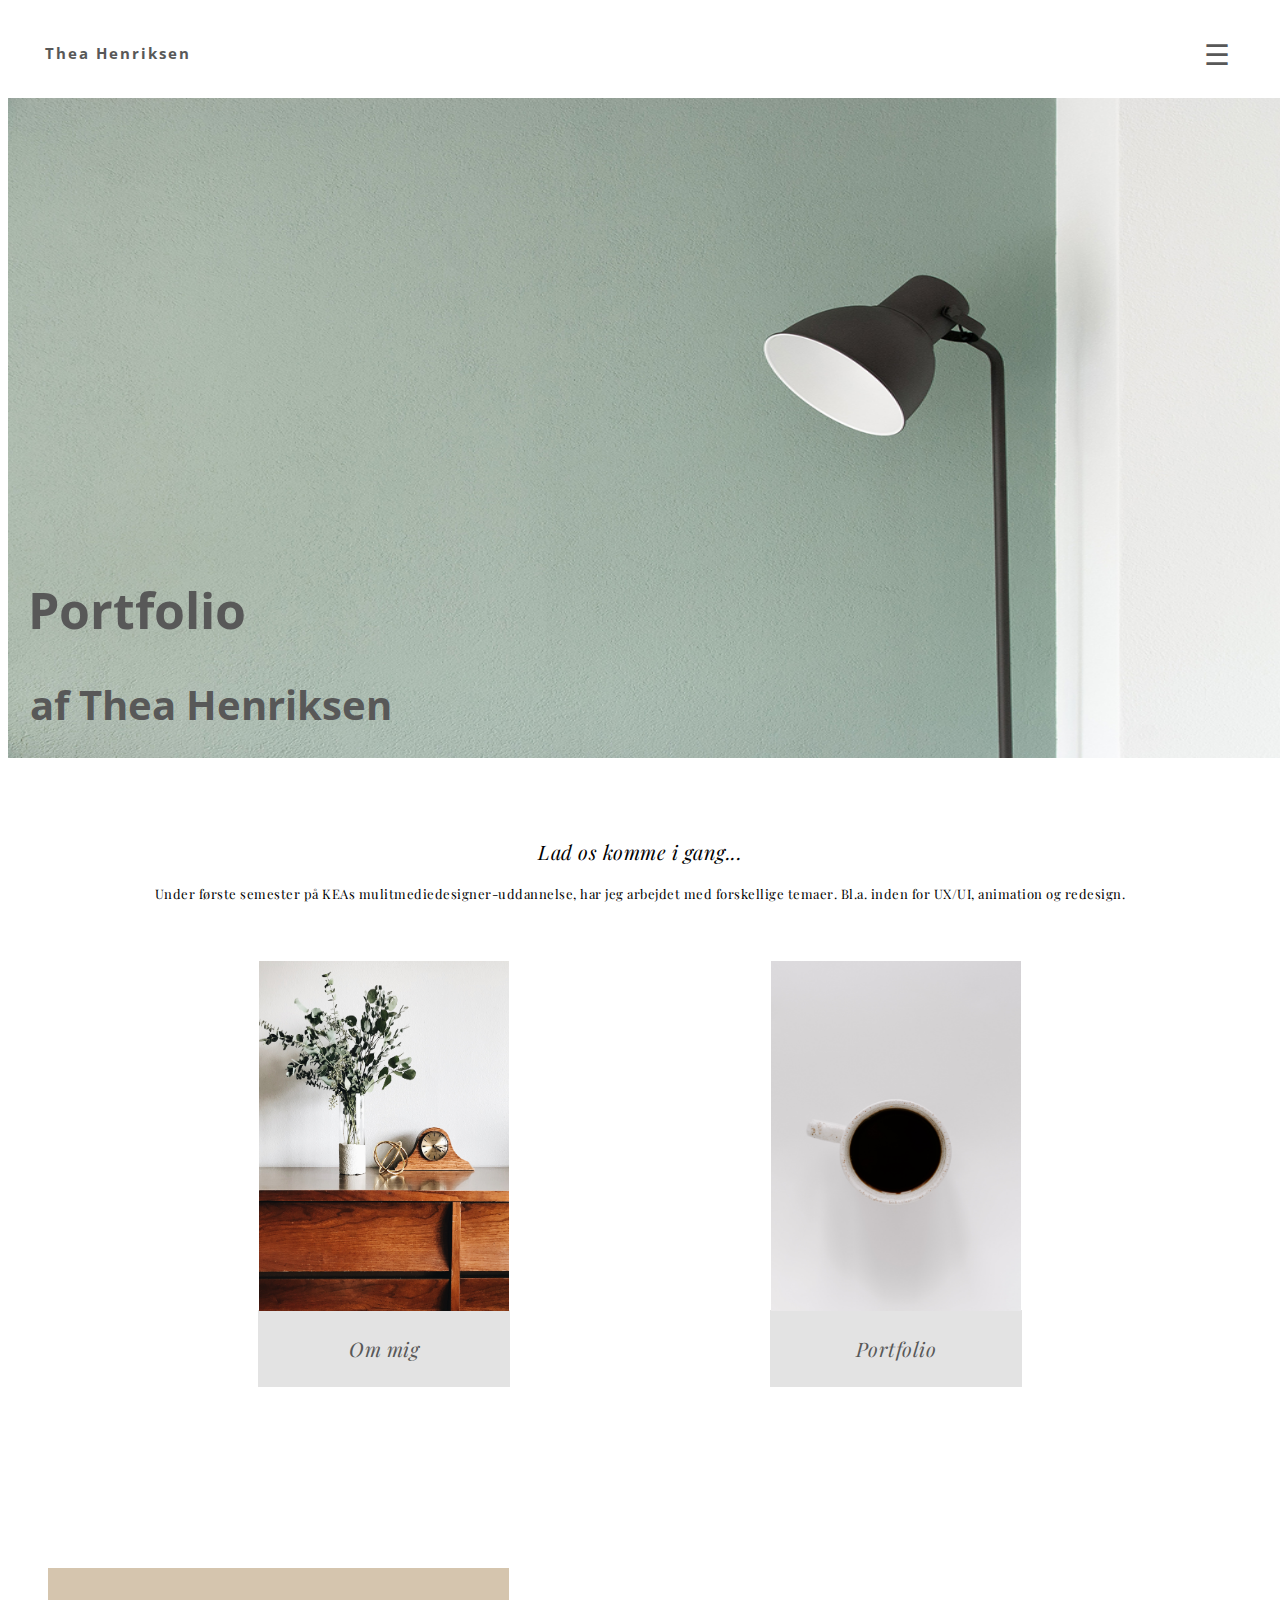
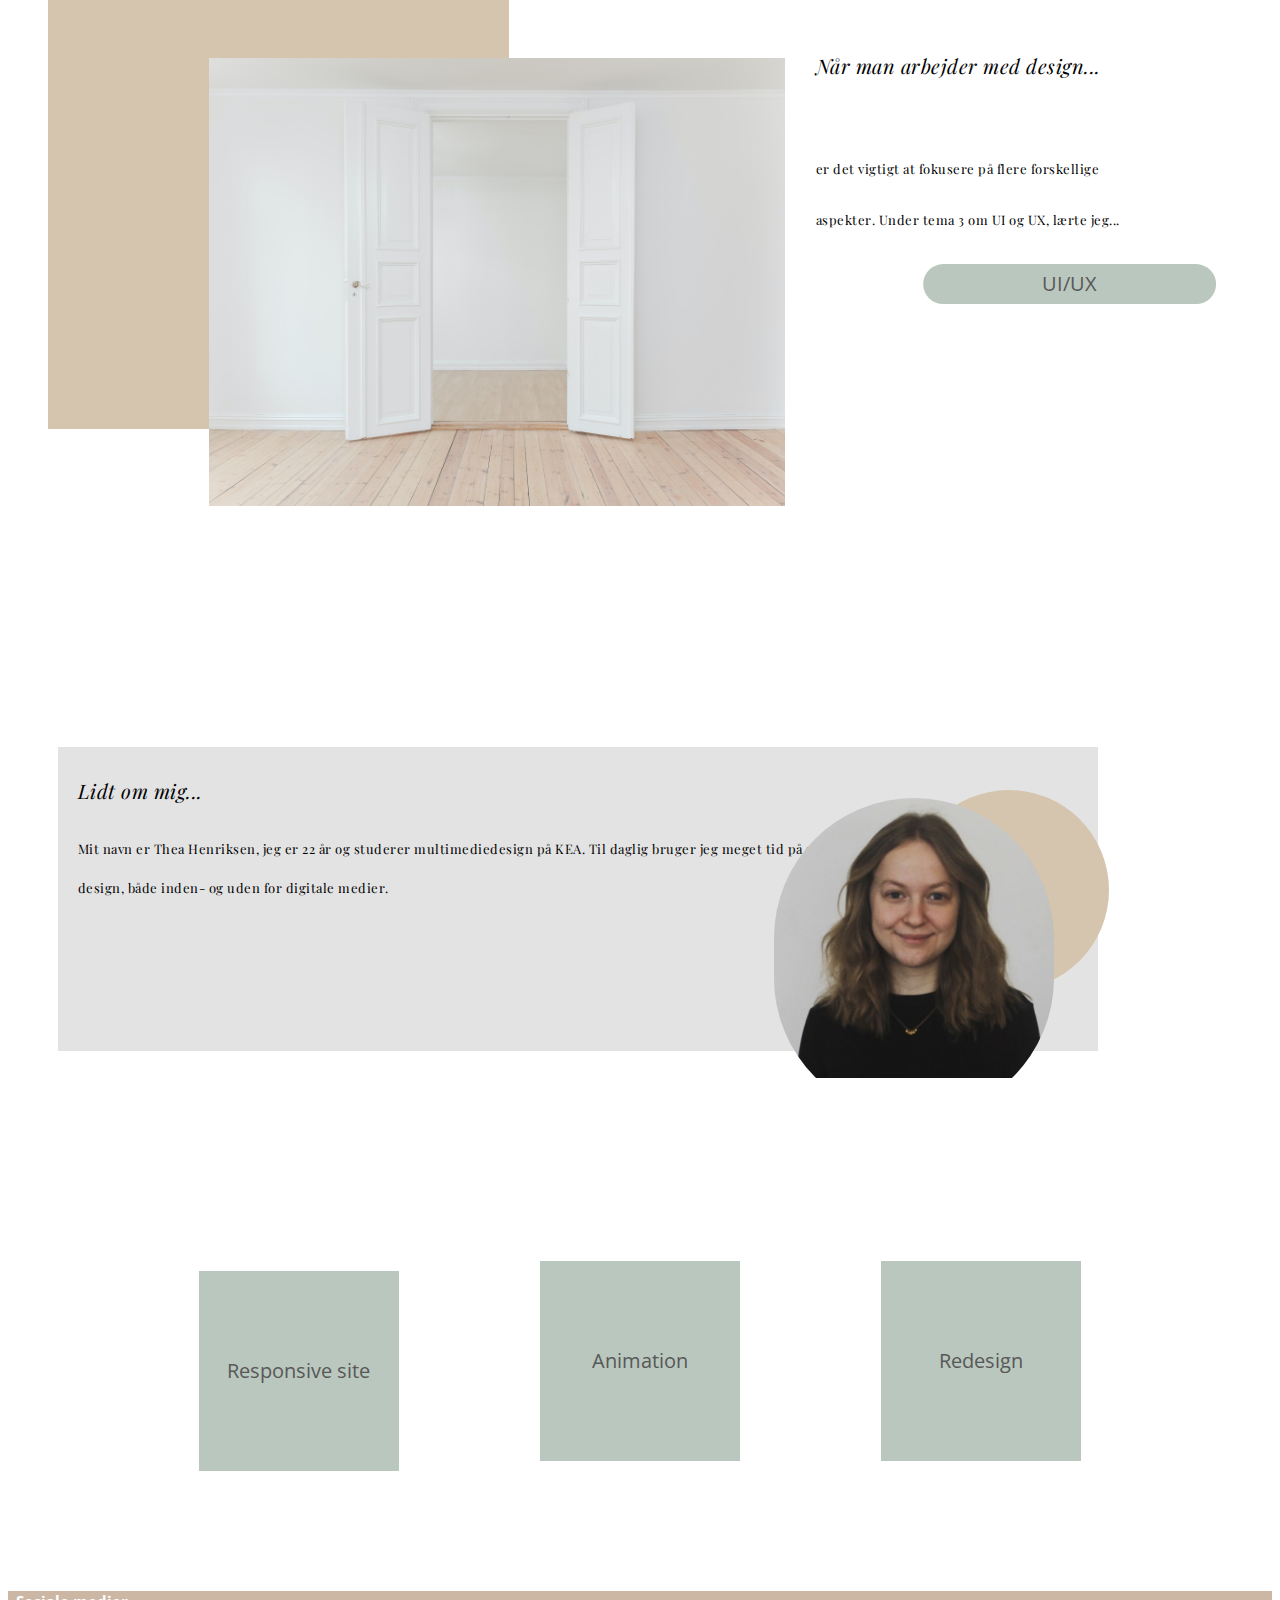
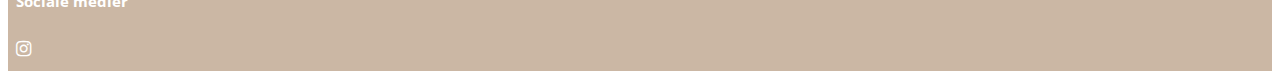
<file: index.html>
<!DOCTYPE html>
<html lang="da">

<head>
    <meta charset="utf-8">
    <meta name="viewport" content="width=device-width, initial-scale=1.0">
    <title>Forside</title>
    <link href="https://fonts.googleapis.com/css2?family=Open+Sans+Condensed:wght@300&display=swap" rel="stylesheet">
    <link href="https://fonts.googleapis.com/css2?family=Playfair+Display&display=swap" rel="stylesheet">
    <link rel="stylesheet" href="https://cdnjs.cloudflare.com/ajax/libs/font-awesome/4.7.0/css/font-awesome.min.css">
    <link rel="stylesheet" href="forside.css">
    <link rel="stylesheet" href="overordnetstyle.css">
    <meta name="robots" content="noindex">
</head>

<body>
    <header class="main_header">
        <nav>
            <div class="logo">
                <a href="index.html">
                    <h3>Thea Henriksen</h3>
                </a>
            </div>
            <ul class="menu">
                <li><a href="index.html">Forside</a></li>
                <li> <a href="ommig.html">Om mig</a></li>
                <li><a href="portfolio.html">Portfolio</a></li>
            </ul>
            <div class="menuknap">☰</div>
        </nav>
    </header>

    <main id="main_wrapper">
        <div class="splash">
            <img id="lampe" src="img/lampesplash.jpg" alt="Grøn væg og sort standerlampe">
            <div class="text">
                <h1>Portfolio</h1>
                <h2>af Thea Henriksen</h2>
            </div>
        </div>

        <section id="section_wrapper">

            <section class="section1">
                <div class="txt">
                    <p>Lad os komme i gang...</p>
                    <p>Under første semester på KEAs mulitmediedesigner-uddannelse, har jeg arbejdet med forskellige temaer. Bl.a. inden for UX/UI, animation og redesign.</p>
                </div>
                <div class="grid">
                    <div class="indhold1">
                        <a href="ommig.html">
                            <div class="billede1">

                                <img height="350" width="250" src="img/pynt.jpg" alt="Kommode med plante, ur og skulptur i guld">
                            </div>
                            <div class="ommig">
                                <p>Om mig</p>
                            </div>
                        </a>
                    </div>
                    <div class="indhold2">
                        <a href="portfolio.html">
                            <div class="billede2">
                                <img height="350" width="250" src="img/kop.jpg" alt="Kop med kaffe">
                            </div>
                            <div class="portfolio">
                                <p>Portfolio</p>
                            </div>
                        </a>
                    </div>

                </div>
            </section>

            <section class="section2">
                <div id="beigefirkant">
                    <img height="200" width="250" src="img/beigefirkant.jpg" alt="Beige firkant (beige er bl.a. farven på papkasser, gammelt papir og mange naturprodukter)">
                </div>
                <div id="uibillede">
                    <img src="img/dor.jpg" alt="ensuite døre i stor hvid lejlighed med trægulv">
                </div>
                <div class="section3">
                    <p>Når man arbejder med design...</p>
                    <p>er det vigtigt at fokusere på flere forskellige aspekter. Under tema 3 om UI og UX, lærte jeg...</p>
                    <div class="uiux">
                        <a href="uiux.html">UI/UX</a>
                    </div>
                </div>
            </section>
            <section class="section4">
                <!--                <div class="billedebox">-->
                <div class="box"></div>
                <div id="mig">
                    <img height="280" width="280" src="img/linkedinbillede.jpg" alt="Billede af mig, hvor jeg har kort bølget hår og sort bluse på, samt en guld halskæde">
                </div>
                <!--                </div>-->
                <div class="textbox">
                    <p>Lidt om mig...</p>
                    <p>Mit navn er Thea Henriksen, jeg er 22 år og studerer multimediedesign på KEA. Til daglig bruger jeg meget tid på studiet, samt øver mig i design, både inden- og uden for digitale medier.</p>
                </div>
            </section>
            <section class="section5">
                <!--                <h3>Tjek også disse ud..</h3>-->
                <div class="mintbox1">
                    <a href="responsivesite.html">Responsive site</a>
                </div>
                <div class="mintbox2">
                    <a href="animation.html">Animation</a>
                </div>
                <div class="mintbox3">
                    <a href="redesign.html">Redesign</a>
                </div>
            </section>
        </section>

    </main>
    <section id="footer_wrapper">
        <footer id="footer">
            <div class="some_wrapper">
                <h5>Sociale medier</h5>
                <!--            <a href="https://www.linkedin.com/in/thea-henriksen-186660181/" class="fab fa-linkedin-in"></a>-->
                <a id="ig" href="https://www.instagram.com/farfarsgemmer/?hl=da" class="fa fa-instagram"></a>
            </div>
        </footer>
    </section>
    <script src="javascript.js"></script>
</body>

</html>
</file>
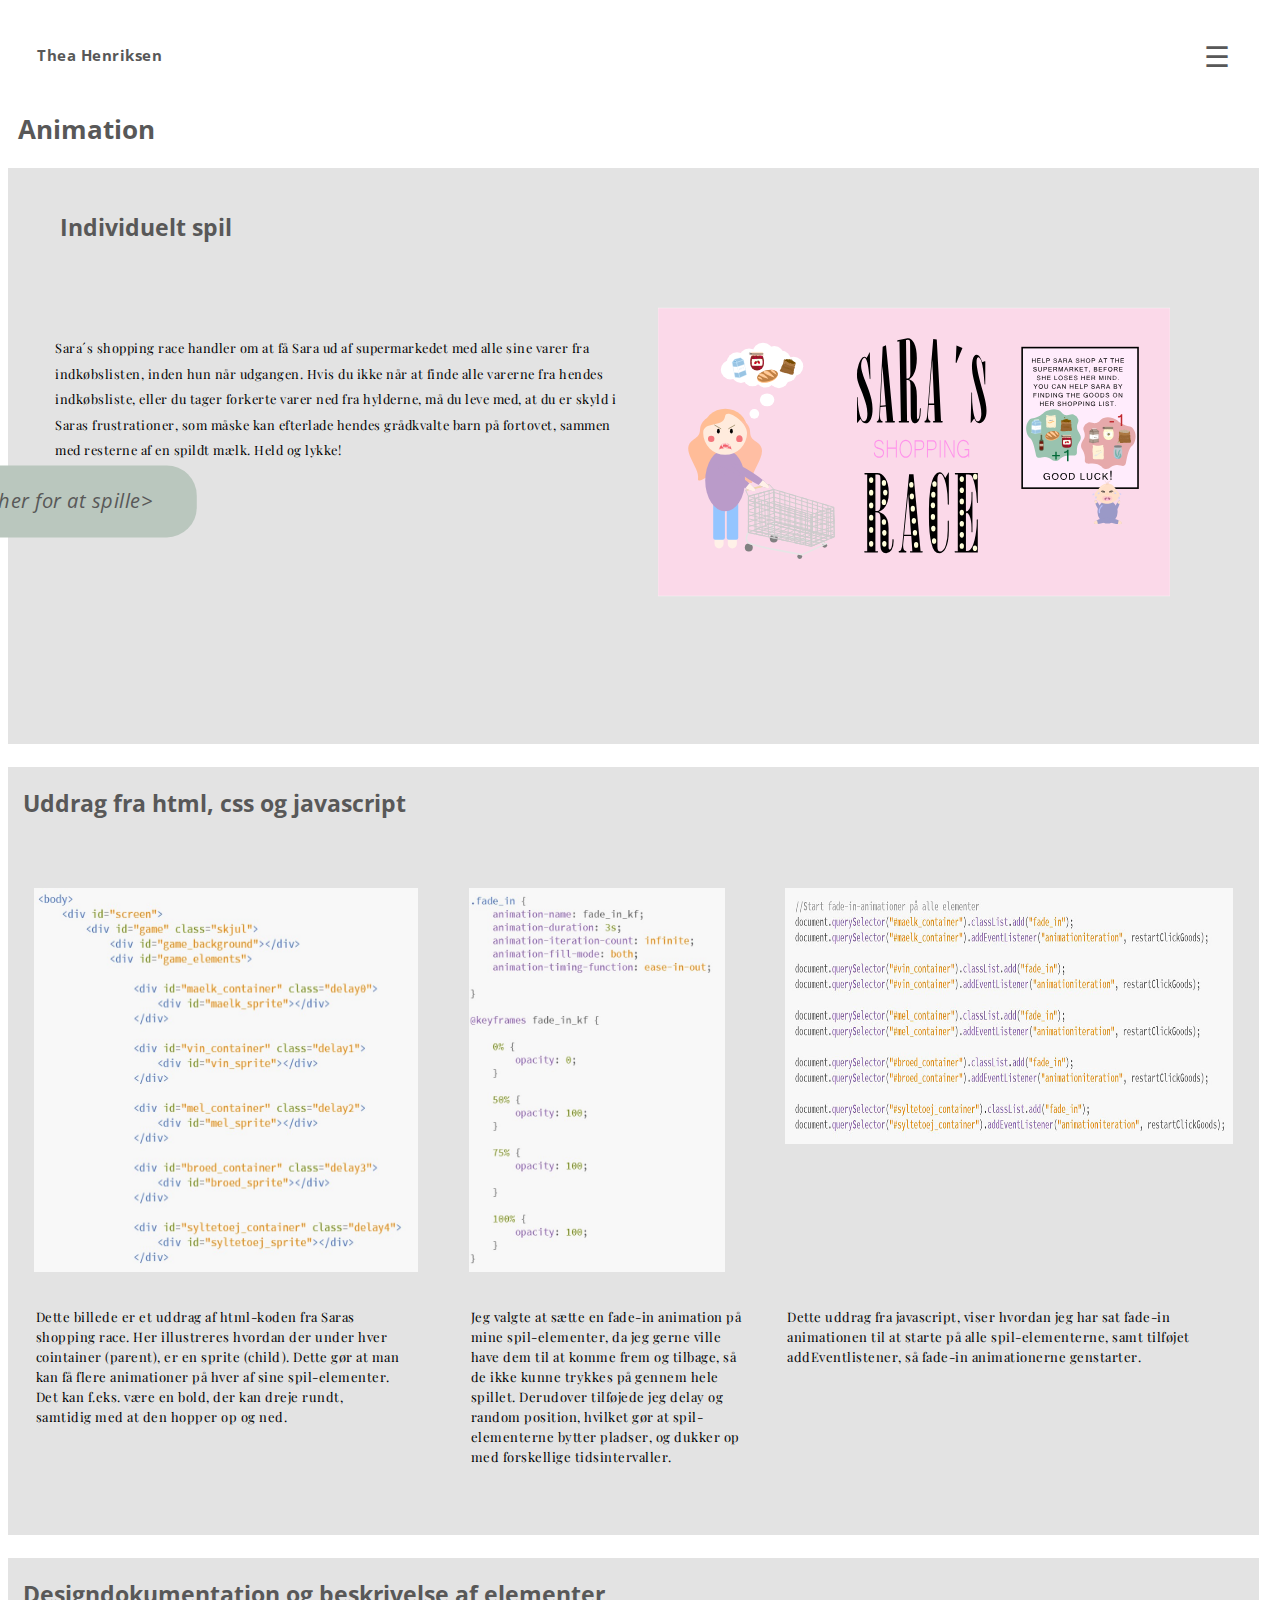
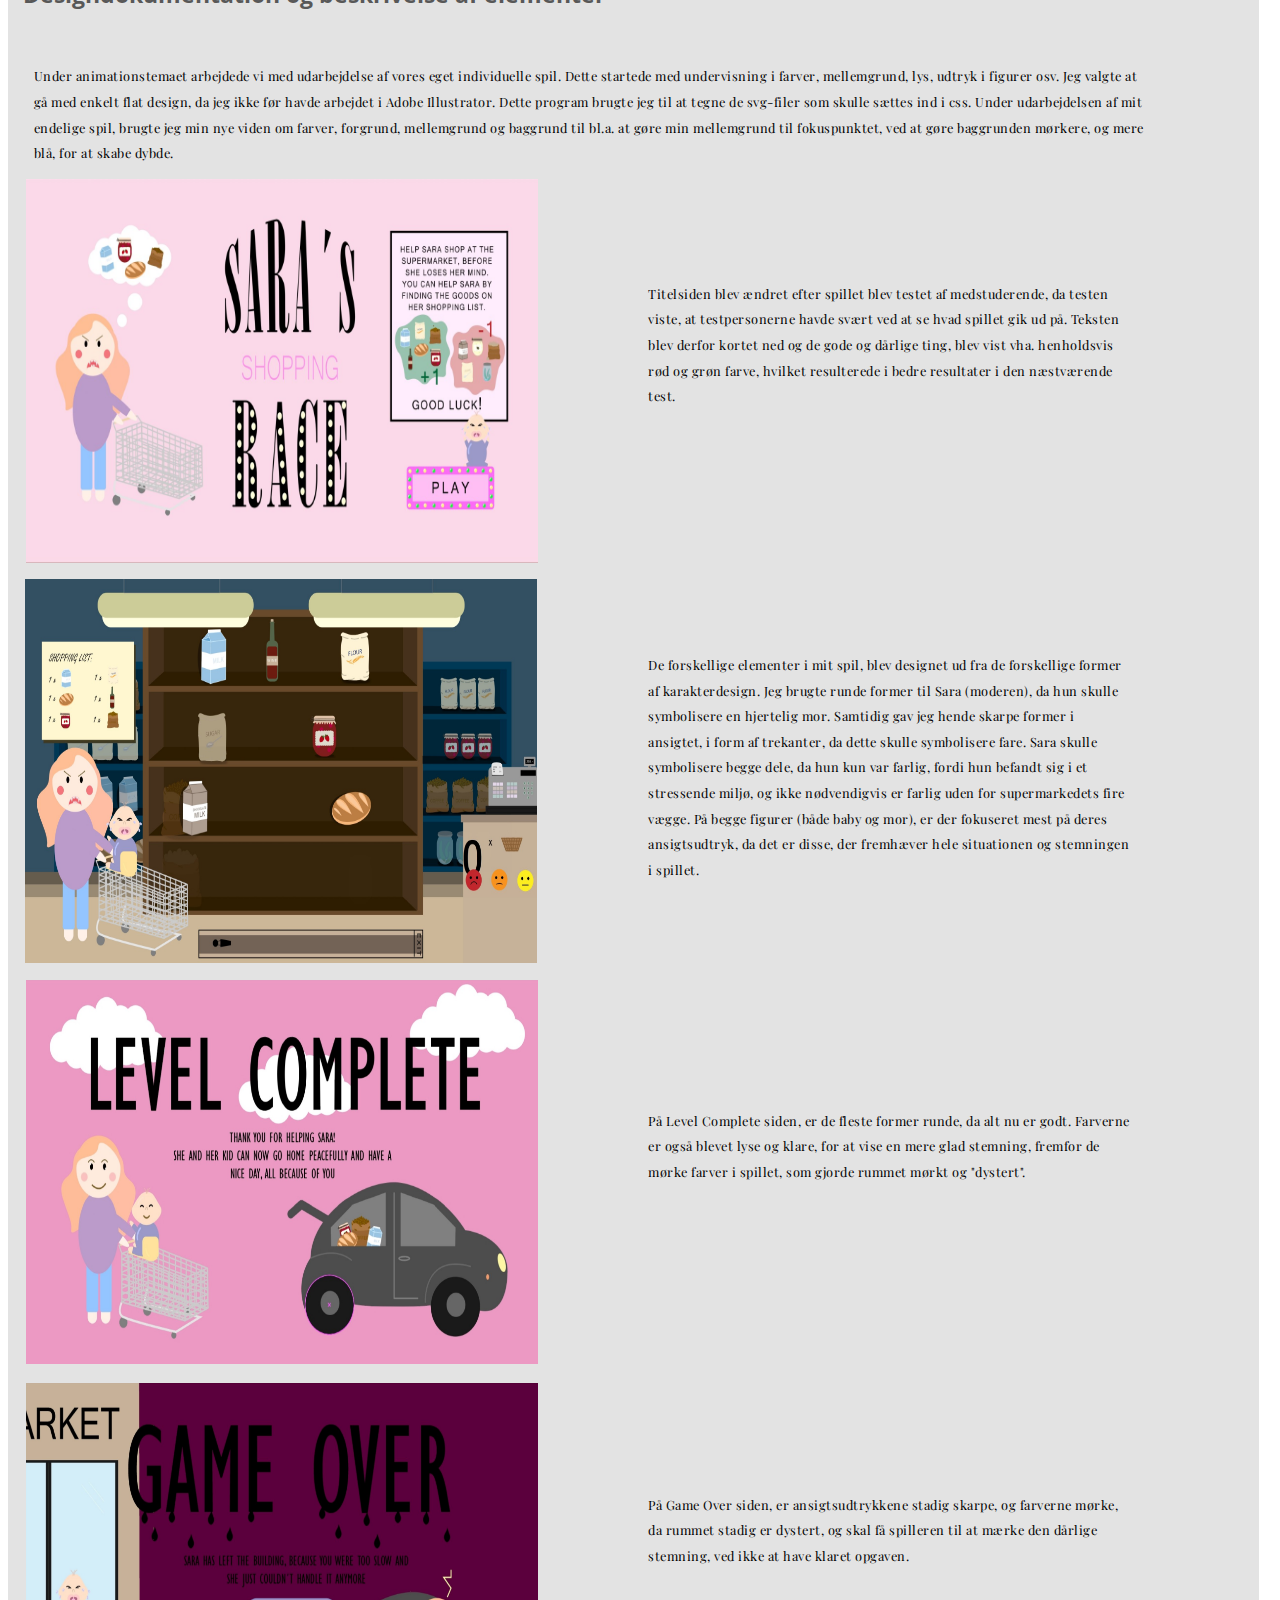
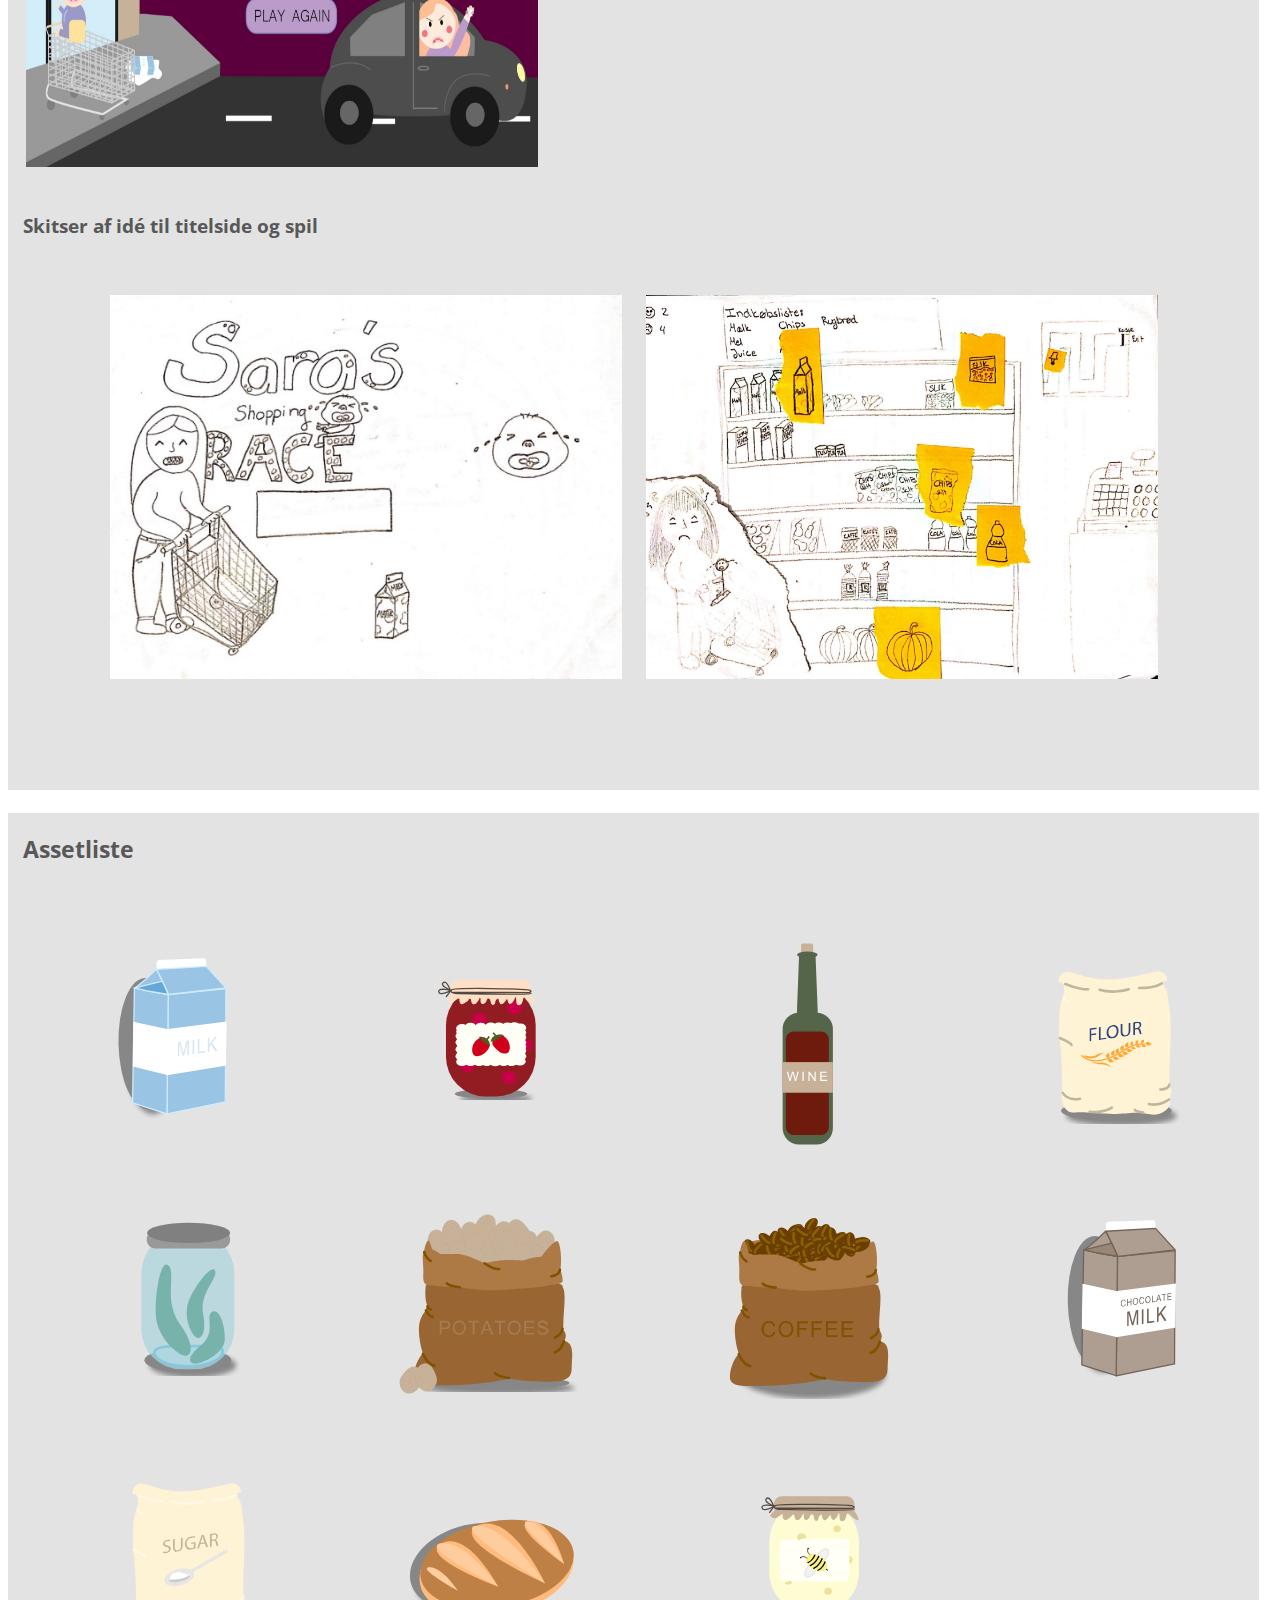
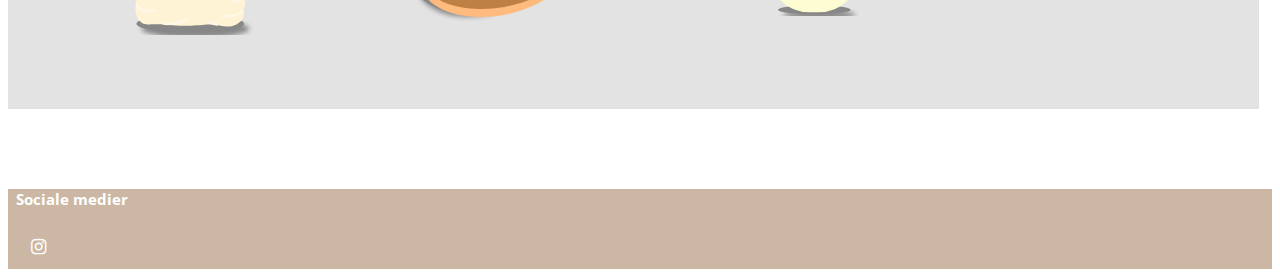
<file: animation.html>
<!DOCTYPE html>
<html lang="da">

<head>
    <meta charset="utf-8">
    <meta name="viewport" content="width=device-width, initial-scale=1.0">
    <title>Animation</title>
    <link href="https://fonts.googleapis.com/css2?family=Open+Sans+Condensed:wght@300&display=swap" rel="stylesheet">
    <link href="https://fonts.googleapis.com/css2?family=Playfair+Display&display=swap" rel="stylesheet">
    <link rel="stylesheet" href="https://cdnjs.cloudflare.com/ajax/libs/font-awesome/4.7.0/css/font-awesome.min.css">
    <link rel="stylesheet" href="animationstyle.css">
    <link rel="stylesheet" href="overordnetstyle.css">
    <meta name="robots" content="noindex">

</head>

<body>
    <header class="main_header">
        <nav>
            <div class="logo">
                <a href="index.html">
                    <h3>Thea Henriksen</h3>
                </a>
            </div>
            <ul class="menu">
                <li><a href="index.html">Forside</a></li>
                <li> <a href="ommig.html">Om mig</a></li>
                <li><a href="portfolio.html">Portfolio</a></li>
            </ul>
            <div class="menuknap">☰</div>
        </nav>
    </header>
    <main>
        <section id="section_wrapper">

            <section class="section1">
                <h2>Animation</h2>
                <div class="box1">
                    <div id="overskriftb1">
                        <h3>Individuelt spil</h3>
                    </div>
                    <div class="spil">
                        <img height="400" width="400" src="img/Titelside.svg" alt="Billede af spillet Sara's shopping race">
                    </div>
                    <div class="pitch">
                        <p>Sara´s shopping race handler om at få Sara ud af supermarkedet med alle
                            sine varer fra indkøbslisten, inden hun når udgangen. Hvis
                            du ikke når at finde alle varerne fra hendes indkøbsliste,
                            eller du tager forkerte varer ned fra hylderne, må du leve
                            med, at du er skyld i Saras frustrationer, som måske kan
                            efterlade hendes grådkvalte barn på fortovet, sammen
                            med resterne af en spildt mælk. Held og lykke!</p>
                        <a id="spilher" href="http://designtree.dk/kea/04_animation/spil/index.html">Tryk her for at spille></a>
                    </div>
                </div>
            </section>
            <section id="section2">
                <div class="box2">
                    <div id="overskriftb2">
                        <h3>Uddrag fra html, css og javascript</h3>
                    </div>
                    <div class="uddrag">
                        <img id="html" height="450" width="400" src="img/uahtml.jpg" alt="Uddrag af html til spil">
                        <div class="htmltext">
                            <p>Dette billede er et uddrag af html-koden fra Saras shopping race. Her illustreres hvordan der under hver cointainer (parent), er en sprite (child). Dette gør at man kan få flere animationer på hver af sine spil-elementer. Det kan f.eks. være en bold, der kan dreje rundt, samtidig med at den hopper op og ned.</p>
                        </div>
                        <img id="css" height="450" width="400" src="img/uacss.jpg" alt="Uddrag af css til spil">
                        <div class="csstext">
                            <p>Jeg valgte at sætte en fade-in animation på mine spil-elementer, da jeg gerne ville have dem til at komme frem og tilbage, så de ikke kunne trykkes på gennem hele spillet. Derudover tilføjede jeg delay og random position, hvilket gør at spil-elementerne bytter pladser, og dukker op med forskellige tidsintervaller.</p>
                        </div>
                        <img id="js" height="450" width="400" src="img/uajs.jpg" alt="Uddrag af javascript til spil">
                        <div class="jstext">
                            <p>Dette uddrag fra javascript, viser hvordan jeg har sat fade-in animationen til at starte på alle spil-elementerne, samt tilføjet addEventlistener, så fade-in animationerne genstarter.</p>
                        </div>
                    </div>
                </div>
            </section>
            <section id="section3">
                <div class="box3">
                    <div id="overskriftb3">
                        <h3>Designdokumentation og beskrivelse af elementer</h3>
                    </div>
                    <div class="dokumentation">
                        <div class="grid1">
                            <div class="dok1">
                                <p>Under animationstemaet arbejdede vi med udarbejdelse af vores eget individuelle spil. Dette startede med undervisning i farver, mellemgrund, lys, udtryk i figurer osv. Jeg valgte at gå med enkelt flat design, da jeg ikke før havde arbejdet i Adobe Illustrator. Dette program brugte jeg til at tegne de svg-filer som skulle sættes ind i css. Under udarbejdelsen af mit endelige spil, brugte jeg min nye viden om farver, forgrund, mellemgrund og baggrund til bl.a. at gøre min mellemgrund til fokuspunktet, ved at gøre baggrunden mørkere, og mere blå, for at skabe dybde.</p>
                            </div>
                            <img id="titelside" height="400" width="400" src="img/ssrts.jpg" alt="Titelside til spil">
                            <div class="dok2">
                                <p>Titelsiden blev ændret efter spillet blev testet af medstuderende, da testen viste, at testpersonerne havde svært ved at se hvad spillet gik ud på. Teksten blev derfor kortet ned og de gode og dårlige ting, blev vist vha. henholdsvis rød og grøn farve, hvilket resulterede i bedre resultater i den næstværende test.</p>
                            </div>
                            <img id="spillet" height="400" width="400" src="img/ssr.jpg" alt="Selve spillet">
                            <div class="dok3">
                                <p>De forskellige elementer i mit spil, blev designet ud fra de forskellige former af karakterdesign. Jeg brugte runde former til Sara (moderen), da hun skulle symbolisere en hjertelig mor. Samtidig gav jeg hende skarpe former i ansigtet, i form af trekanter, da dette skulle symbolisere fare. Sara skulle symbolisere begge dele, da hun kun var farlig, fordi hun befandt sig i et stressende miljø, og ikke nødvendigvis er farlig uden for supermarkedets fire vægge. På begge figurer (både baby og mor), er der fokuseret mest på deres ansigtsudtryk, da det er disse, der fremhæver hele situationen og stemningen i spillet.</p>
                            </div>
                            <img id="lc" height="300" width="400" src="img/ssrlc.jpg" alt="Level Complete side">
                            <div class="dok4">
                                <p>På Level Complete siden, er de fleste former runde, da alt nu er godt. Farverne er også blevet lyse og klare, for at vise en mere glad stemning, fremfor de mørke farver i spillet, som gjorde rummet mørkt og "dystert".</p>
                            </div>
                            <img id="go" height="100" width="300" src="img/ssrgo.jpg" alt="Game Over side">
                            <div class="dok5">
                                <p>På Game Over siden, er ansigtsudtrykkene stadig skarpe, og farverne mørke, da rummet stadig er dystert, og skal få spilleren til at mærke den dårlige stemning, ved ikke at have klaret opgaven.</p>
                            </div>
                        </div>
                        <h4>Skitser af idé til titelside og spil</h4>
                        <img id="tegning1" height="400" width="400" src="img/csassrts.jpg" alt="Tegning af titelside">
                        <img id="tegning2" height="400" width="400" src="img/csassr.jpg" alt="Tegning af spil">
                    </div>
                </div>
            </section>
            <section id="section4">
                <div class="box4">
                    <div id="overskriftb4">
                        <h3>Assetliste</h3>
                    </div>
                    <div class="assetliste">
                        <img id="maelk" height="250" width="250" src="img/maelk.svg" alt="Mælk">
                        <img id="jam" height="250" width="250" src="img/syltetoj.svg" alt="Syltetøj">
                        <img id="vin" height="250" width="250" src="img/rodvin.svg" alt="Rødvin">
                        <img id="mel" height="250" width="250" src="img/mel.svg" alt="Mel">
                        <img id="agurker" height="250" width="250" src="img/syltedeagurker.svg" alt="Agurker">
                        <img id="kartofler" height="250" width="250" src="img/kartofler.svg" alt="Kartofler">
                        <img id="kaffe" height="250" width="250" src="img/kaffe.svg" alt="Kaffe">
                        <img id="kakao" height="250" width="250" src="img/kakao.svg" alt="Kakao">
                        <img id="sukker" height="250" width="250" src="img/sukker.svg" alt="Sukker">
                        <img id="broed" height="250" width="250" src="img/broed.svg" alt="Brød">
                        <img id="honning" height="250" width="250" src="img/honning.svg" alt="Honning">
                    </div>
                </div>
            </section>
        </section>
    </main>
    <section id="footer_wrapper">
        <footer id="footer">
            <div class="some_wrapper">
                <h5>Sociale medier</h5>
                <!--            <a href="https://www.linkedin.com/in/thea-henriksen-186660181/" class="fab fa-linkedin-in"></a>-->
                <a id="ig" href="https://www.instagram.com/farfarsgemmer/?hl=da" class="fa fa-instagram"></a>
            </div>
        </footer>
    </section>
    <script src="javascript.js"></script>
</body>

</html>
</file>
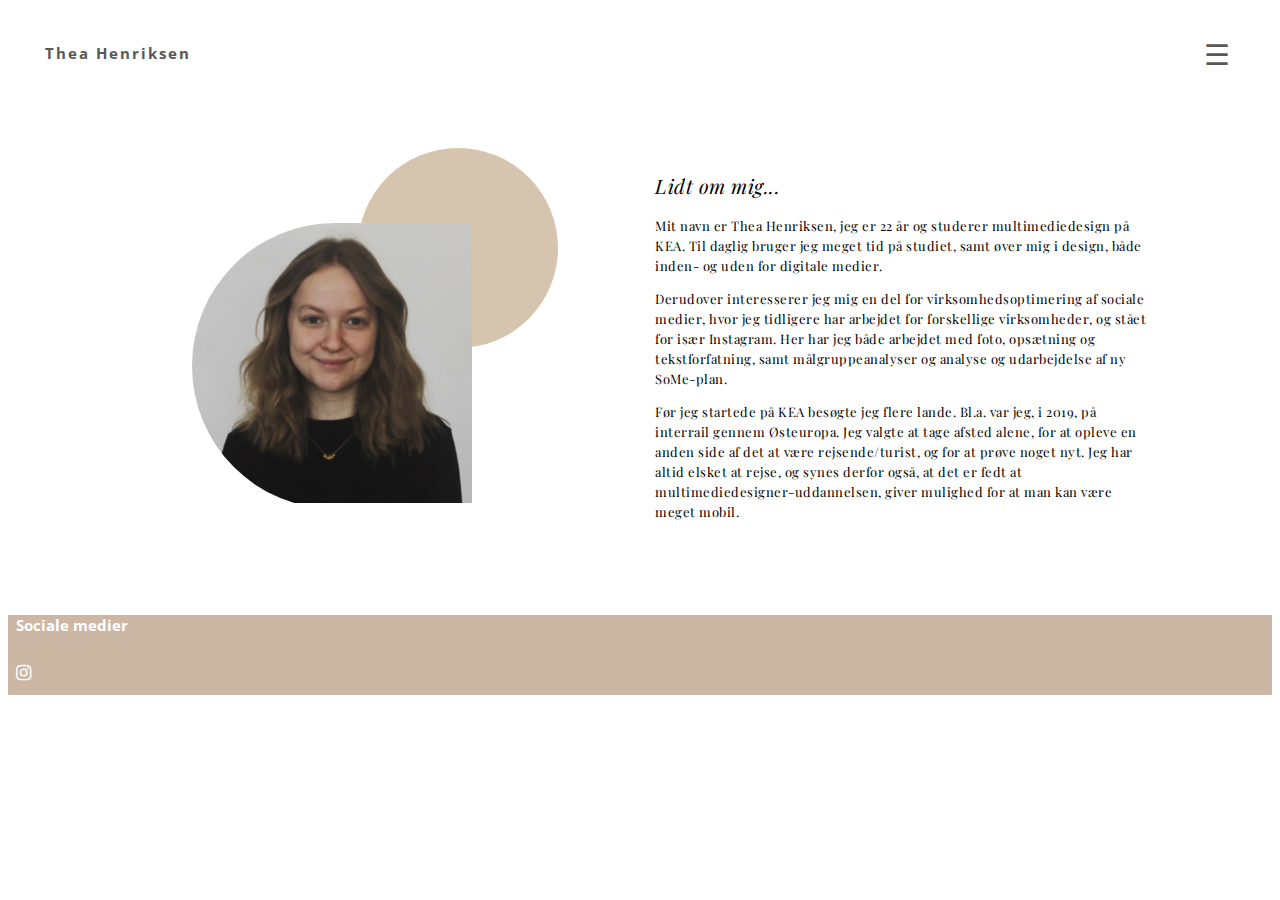
<file: ommig.html>
<!DOCTYPE html>
<html lang="da">

<head>

    <head>
        <meta charset="utf-8">
        <meta name="viewport" content="width=device-width, initial-scale=1.0">
        <title>Om mig</title>
        <link href="https://fonts.googleapis.com/css2?family=Open+Sans+Condensed:wght@300&display=swap" rel="stylesheet">
        <link href="https://fonts.googleapis.com/css2?family=Playfair+Display&display=swap" rel="stylesheet">
        <link rel="stylesheet" href="https://cdnjs.cloudflare.com/ajax/libs/font-awesome/4.7.0/css/font-awesome.min.css">
        <link rel="stylesheet" href="ommigstyle.css">
        <link rel="stylesheet" href="overordnetstyle.css">
        <meta name="robots" content="noindex">
    </head>
</head>

<body>
    <header class="main_header">
        <nav>
            <div class="logo">
                <a href="index.html">
                    <h3>Thea Henriksen</h3>
                </a>
            </div>
            <ul class="menu">
                <li><a href="index.html">Forside</a></li>
                <li> <a href="ommig.html">Om mig</a></li>
                <li><a href="portfolio.html">Portfolio</a></li>
            </ul>
            <div class="menuknap">☰</div>
        </nav>
    </header>
    <main>
        <section id="section_wrapper">
            <section class="section1">
                <div class="box"></div>
                <div id="mig">
                    <img height="280" width="280" src="img/linkedinbillede.jpg" alt="Billede af mig, hvor jeg har kort bølget hår og sort bluse på, samt en guld halskæde">
                </div>
                <div class="textbox">
                    <p>Lidt om mig...</p>
                    <p>Mit navn er Thea Henriksen, jeg er 22 år og studerer multimediedesign på KEA. Til daglig bruger jeg meget tid på studiet, samt øver mig i design, både inden- og uden for digitale medier.</p>
                    <p>Derudover interesserer jeg mig en del for virksomhedsoptimering af sociale medier, hvor jeg tidligere har arbejdet for forskellige virksomheder, og stået for især Instagram. Her har jeg både arbejdet med foto, opsætning og tekstforfatning, samt målgruppeanalyser og analyse og udarbejdelse af ny SoMe-plan.</p>

                    <p>Før jeg startede på KEA besøgte jeg flere lande. Bl.a. var jeg, i 2019, på interrail gennem Østeuropa. Jeg valgte at tage afsted alene, for at opleve en anden side af det at være rejsende/turist, og for at prøve noget nyt. Jeg har altid elsket at rejse, og synes derfor også, at det er fedt at multimediedesigner-uddannelsen, giver mulighed for at man kan være meget mobil.</p>
                </div>
            </section>
        </section>
    </main>
    <section id="footer_wrapper">
        <footer id="footer">
            <div class="some_wrapper">
                <h5>Sociale medier</h5>
                <!--            <a href="https://www.linkedin.com/in/thea-henriksen-186660181/" class="fab fa-linkedin-in"></a>-->
                <a id="ig" href="https://www.instagram.com/farfarsgemmer/?hl=da" class="fa fa-instagram"></a>
            </div>
        </footer>
    </section>
    <script src="javascript.js"></script>
</body>

</html>
</file>
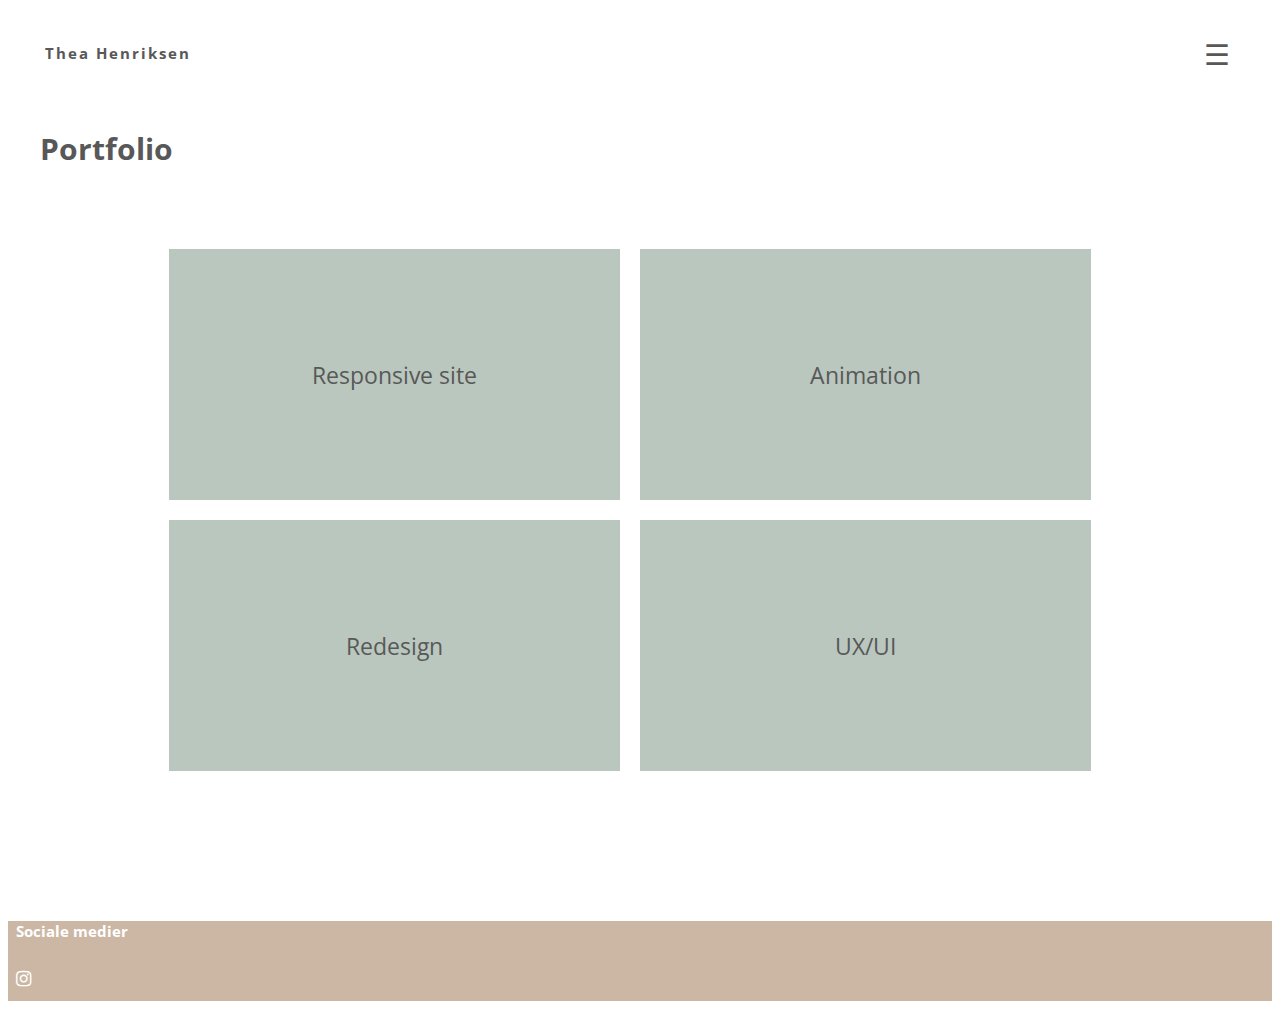
<file: portfolio.html>
<!DOCTYPE html>
<html lang="da">

<head>
    <meta charset="utf-8">
    <meta name="viewport" content="width=device-width, initial-scale=1.0">
    <title>Portfolio</title>
    <link href="https://fonts.googleapis.com/css2?family=Open+Sans+Condensed:wght@300&display=swap" rel="stylesheet">
    <link href="https://fonts.googleapis.com/css2?family=Playfair+Display&display=swap" rel="stylesheet">
    <link rel="stylesheet" href="https://cdnjs.cloudflare.com/ajax/libs/font-awesome/4.7.0/css/font-awesome.min.css">
    <link rel="stylesheet" href="portfoliostyle.css">
    <link rel="stylesheet" href="overordnetstyle.css">
        <meta name="robots" content="noindex">
</head>

<body>
    <header class="main_header">
        <nav>
            <div class="logo">
                <a href="index.html">
                    <h3>Thea Henriksen</h3>
                </a>
            </div>
            <ul class="menu">
                <li><a href="index.html">Forside</a></li>
                <li><a href="ommig.html">Om mig</a></li>
                <li><a href="portfolio.html">Portfolio</a></li>
            </ul>
            <div class="menuknap">☰</div>
        </nav>
    </header>
    <main>
        <section id="section_wrapper">
            <div class="overskrift">
                <h3>Portfolio</h3>
            </div>
            <section class="section1">

                <div class="mintbox1">
                    <a href="responsivesite.html">Responsive site</a>
                </div>
                <div class="mintbox2">
                    <a href="animation.html">Animation</a>
                </div>
                <div class="mintbox3">
                    <a href="redesign.html">Redesign</a>
                </div>
                <div class="mintbox4">
                    <a href="uiux.html">UX/UI</a>
                </div>
            </section>
        </section>
    </main>
    <section id="footer_wrapper">
        <footer id="footer">
            <div class="some_wrapper">
                <h5>Sociale medier</h5>
                <!--            <a href="https://www.linkedin.com/in/thea-henriksen-186660181/" class="fab fa-linkedin-in"></a>-->
                <a id="ig" href="https://www.instagram.com/farfarsgemmer/?hl=da" class="fa fa-instagram"></a>
            </div>
        </footer>
    </section>
    <script src="javascript.js"></script>
</body>

</html>
</file>
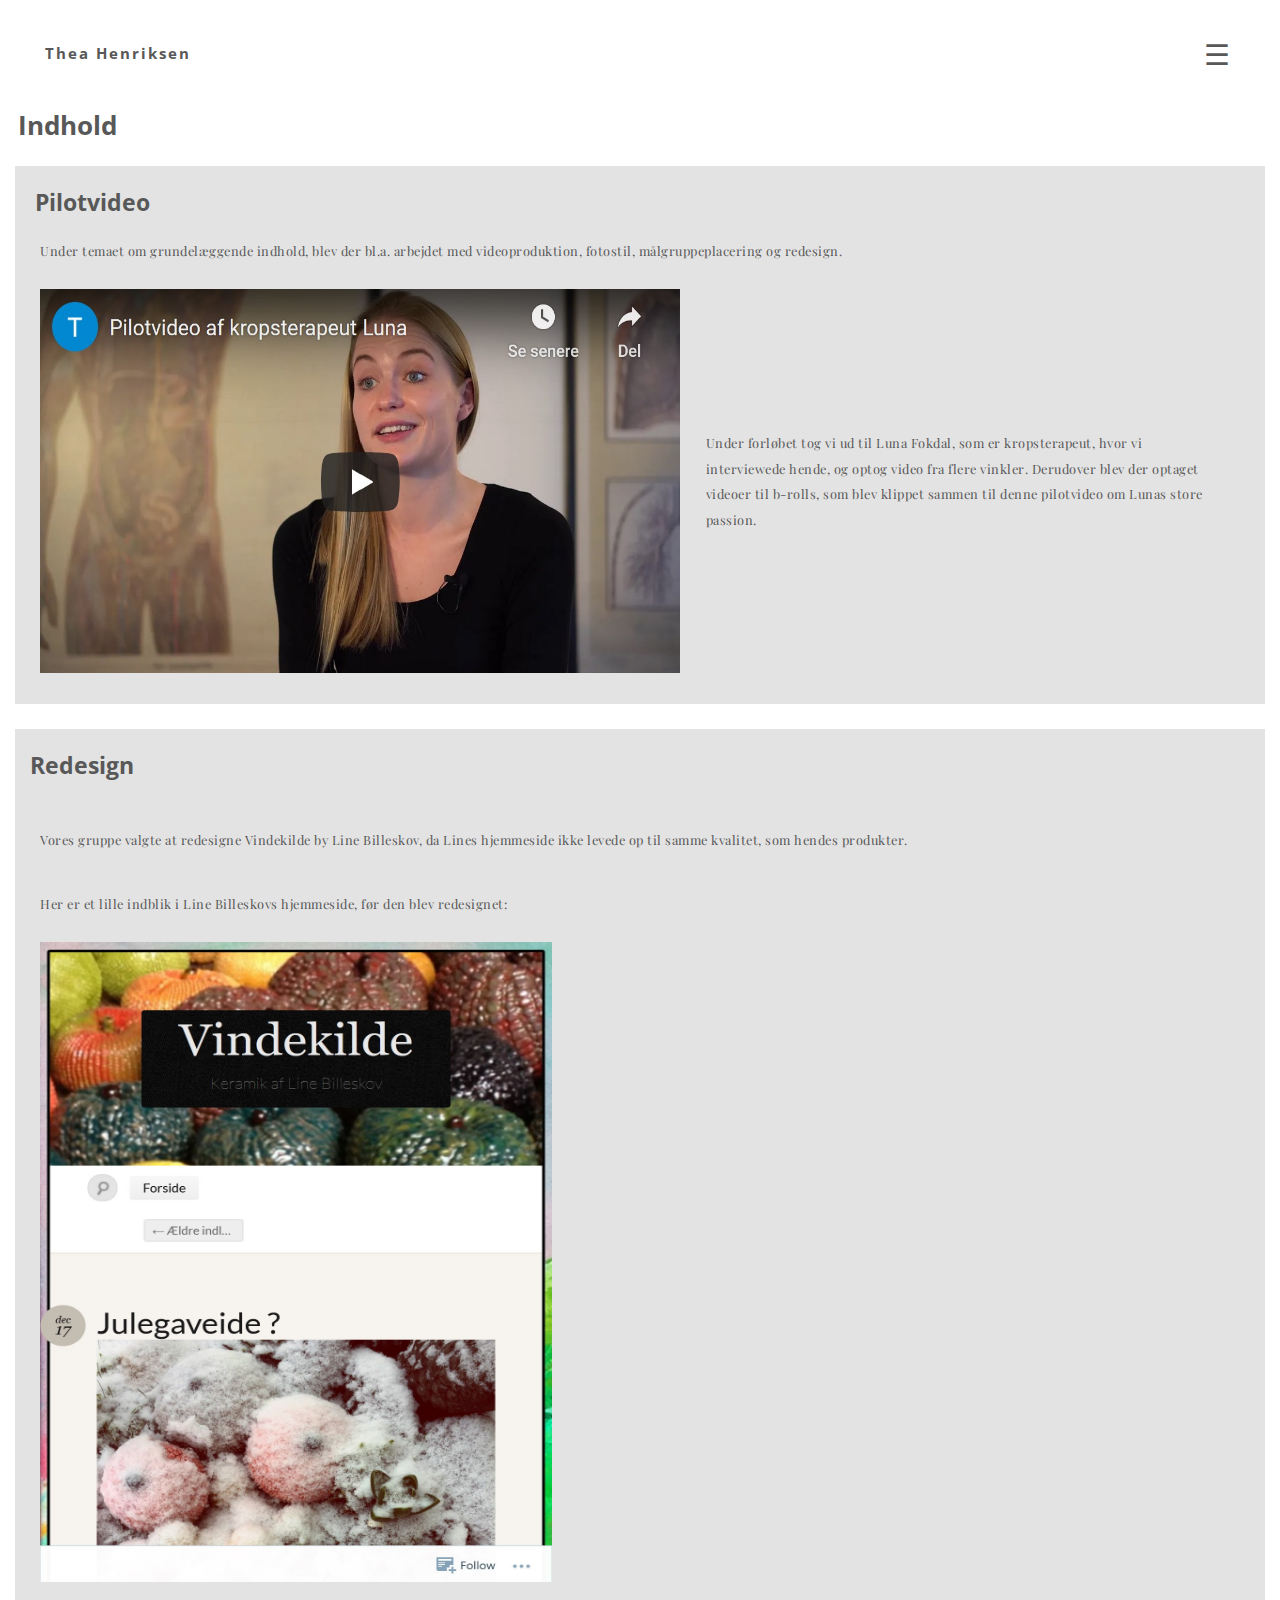
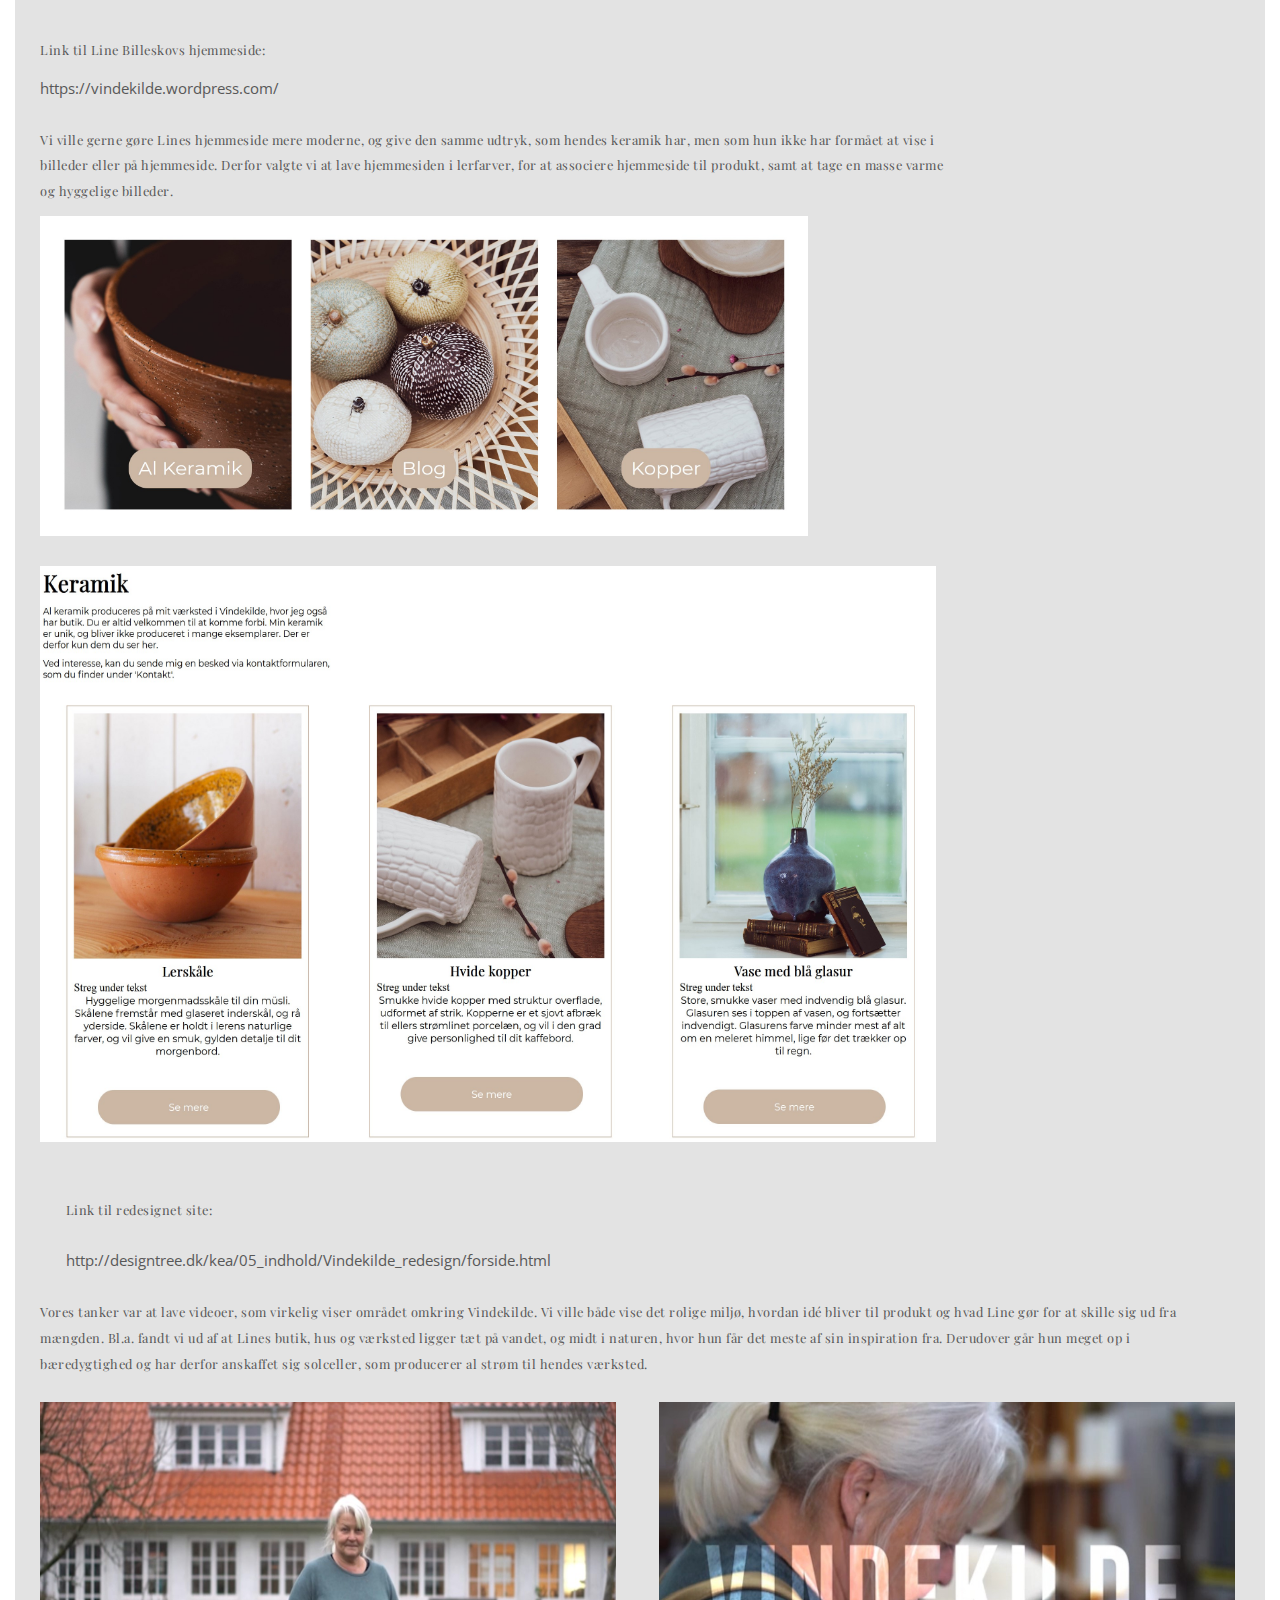
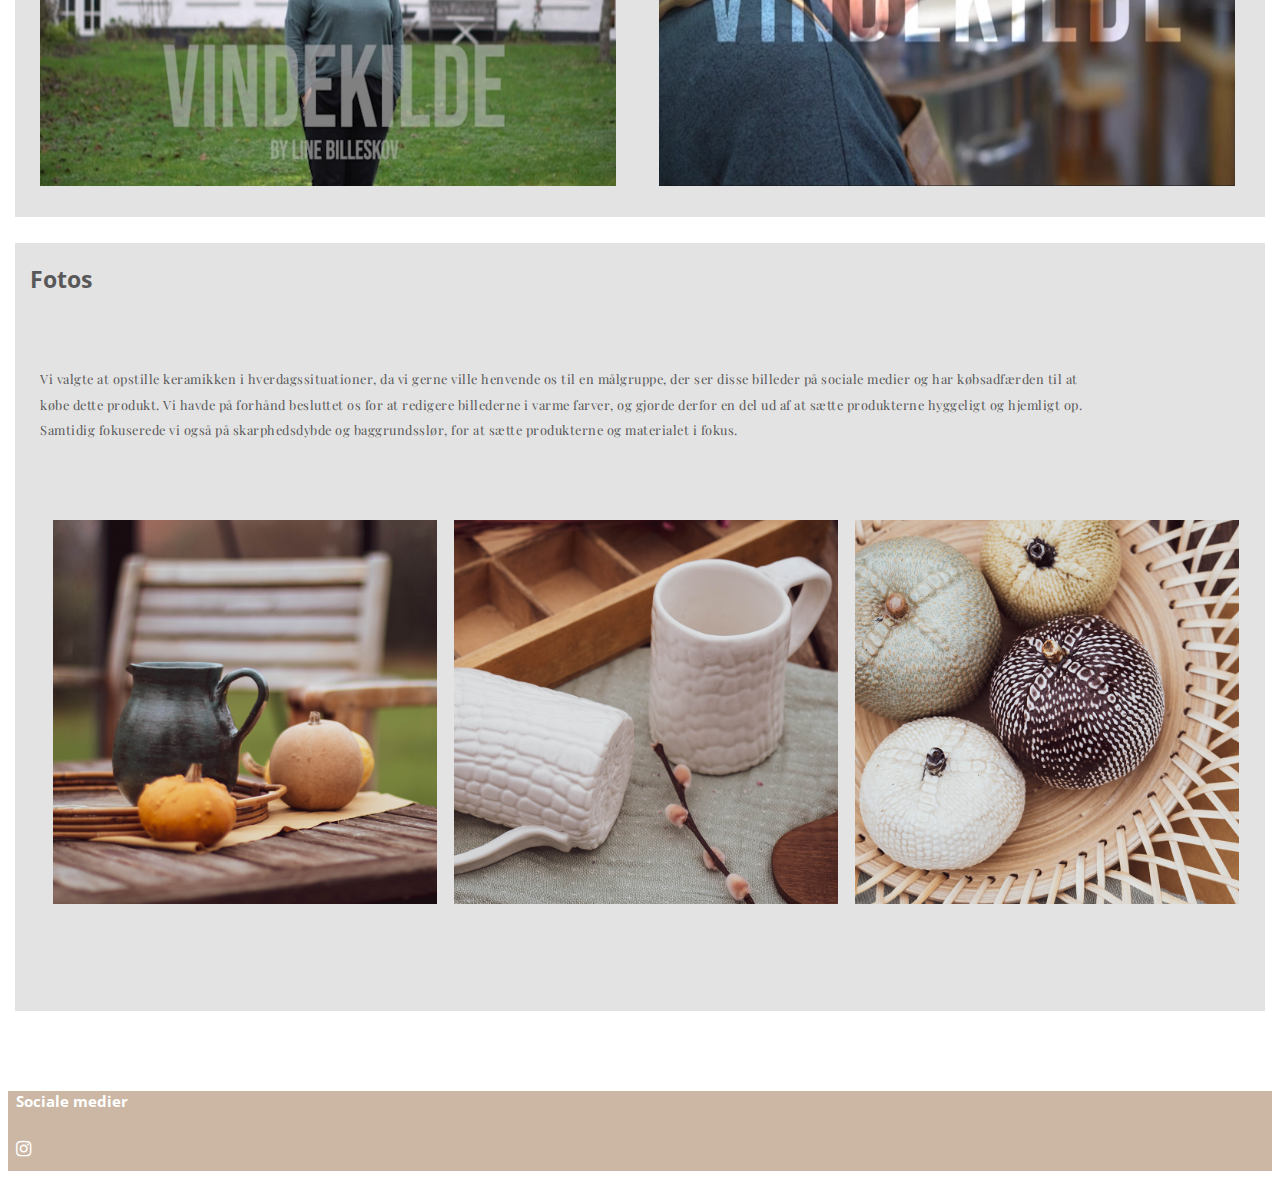
<file: redesign.html>
<!DOCTYPE html>
<html lang="da">

<head>
    <meta charset="utf-8">
    <meta name="viewport" content="width=device-width, initial-scale=1.0">
    <title>Indhold</title>
    <link href="https://fonts.googleapis.com/css2?family=Open+Sans+Condensed:wght@300&display=swap" rel="stylesheet">
    <link href="https://fonts.googleapis.com/css2?family=Playfair+Display&display=swap" rel="stylesheet">
    <link rel="stylesheet" href="https://cdnjs.cloudflare.com/ajax/libs/font-awesome/4.7.0/css/font-awesome.min.css">
    <link rel="stylesheet" href="redesignstyle.css">
    <link rel="stylesheet" href="overordnetstyle.css">
    <meta name="robots" content="noindex">
</head>

<body>
    <header class="main_header">
        <nav>
            <div class="logo">
                <a href="index.html">
                    <h3>Thea Henriksen</h3>
                </a>
            </div>
            <ul class="menu">
                <li><a href="index.html">Forside</a></li>
                <li> <a href="ommig.html">Om mig</a></li>
                <li><a href="portfolio.html">Portfolio</a></li>
            </ul>
            <div class="menuknap">☰</div>
        </nav>
    </header>
    <main>
        <section id="section_wrapper">
            <section class="section1">
                <h2>Indhold</h2>
                <div class="box1">
                    <div id="overskriftb1">
                        <h3>Pilotvideo</h3>
                    </div>
                    <p>Under temaet om grundelæggende indhold, blev der bl.a. arbejdet med videoproduktion, fotostil, målgruppeplacering og redesign.</p>
                    <div class="pilot">
                        <a href="http://designtree.dk/kea/05_indhold/Pilotvideo%20html/index.html">
                            <img id="pilotvideo" height="300" width="420" src="img/pilot.jpg" alt="Billede af pilotvideo af Kropsterapeut Luna">
                        </a>
                        <p>Under forløbet tog vi ud til Luna Fokdal, som er kropsterapeut, hvor vi interviewede hende, og optog video fra flere vinkler. Derudover blev der optaget videoer til b-rolls, som blev klippet sammen til denne pilotvideo om Lunas store passion.</p>
                    </div>
                </div>
            </section>
            <section class="section2">
                <div class="box2">
                    <div id="overskriftb2">
                        <h3>Redesign</h3>
                    </div>
                    <p>Vores gruppe valgte at redesigne Vindekilde by Line Billeskov, da Lines hjemmeside ikke levede op til samme kvalitet, som hendes produkter.</p>
                    <div class="vksite">
                        <p>Her er et lille indblik i Line Billeskovs hjemmeside, før den blev redesignet:</p>
                        <img id="wpress" height="450" width="380" src="img/vkgammel.jpg" alt="Line Billeskovs site før redesign">
                        <p>Link til Line Billeskovs hjemmeside:</p>
                        <a id="linkvk" href="https://vindekilde.wordpress.com/">https://vindekilde.wordpress.com/</a>
                    </div>
                    <div class="nytsite">
                        <p>Vi ville gerne gøre Lines hjemmeside mere moderne, og give den samme udtryk, som hendes keramik har, men som hun ikke har formået at vise i billeder eller på hjemmeside. Derfor valgte vi at lave hjemmesiden i lerfarver, for at associere hjemmeside til produkt, samt at tage en masse varme og hyggelige billeder.</p>
                        <img id="nytsite" height="250" width="400" src="img/vkny.jpg" alt="Nyt site">
                        <img id="produktside" height="450" width="350" src="img/vkprod.jpg" alt="Nyt produktsite">
                        <p>Link til redesignet site:</p>
                        <a href="http://designtree.dk/kea/05_indhold/Vindekilde_redesign/forside.html">http://designtree.dk/kea/05_indhold/Vindekilde_redesign/forside.html</a>
                    </div>
                    <div class="videoer">
                        <p>Vores tanker var at lave videoer, som virkelig viser området omkring Vindekilde. Vi ville både vise det rolige miljø, hvordan idé bliver til produkt og hvad Line gør for at skille sig ud fra mængden. Bl.a. fandt vi ud af at Lines butik, hus og værksted ligger tæt på vandet, og midt i naturen, hvor hun får det meste af sin inspiration fra.
                            Derudover går hun meget op i bæredygtighed og har derfor anskaffet sig solceller, som producerer al strøm til hendes værksted.</p>
                        <div class="videogrid">
                            <a href="http://designtree.dk/kea/05_indhold/Vindekilde_redesign/mp4/interviewvideo.mp4">
                                <img id="interview" height="300" width="420" src="img/interview.jpg" alt="Interviewvideo af Line Billeskov">
                            </a>
                            <a href="http://designtree.dk/kea/05_indhold/Vindekilde_redesign/mp4/vindekilde_30.mp4">
                                <img id="some" height="300" width="420" src="img/somevideo.jpg" alt="SoMe video for Line Billeskov">
                            </a>
                        </div>
                    </div>
                </div>
            </section>
            <section class="section3">
                <div class="box3">
                    <div id="overskriftb2">
                        <h3>Fotos</h3>
                    </div>
                    <p>Vi valgte at opstille keramikken i hverdagssituationer, da vi gerne ville henvende os til en målgruppe, der ser disse billeder på sociale medier og har købsadfærden til at købe dette produkt. Vi havde på forhånd besluttet os for at redigere billederne i varme farver, og gjorde derfor en del ud af at sætte produkterne hyggeligt og hjemligt op. Samtidig fokuserede vi også på skarphedsdybde og baggrundsslør, for at sætte produkterne og materialet i fokus.</p>
                    <img id="kande" src="img/kandefraside.jpg" alt="Keramikkande i grøn glasur">
                    <img id="kopper" src="img/hvidekopperside.jpg" alt="Hvide keramikkopper">
                    <img id="aebler" src="img/aebler.jpg" alt="Keramikæbler i forskellige farver">
                </div>
            </section>
        </section>
    </main>
    <section id="footer_wrapper">
        <footer id="footer">
            <div class="some_wrapper">
                <h5>Sociale medier</h5>
                <!--            <a href="https://www.linkedin.com/in/thea-henriksen-186660181/" class="fab fa-linkedin-in"></a>-->
                <a id="ig" href="https://www.instagram.com/farfarsgemmer/?hl=da" class="fa fa-instagram"></a>
            </div>
        </footer>
    </section>
    <script src="javascript.js"></script>
</body>

</html>
</file>
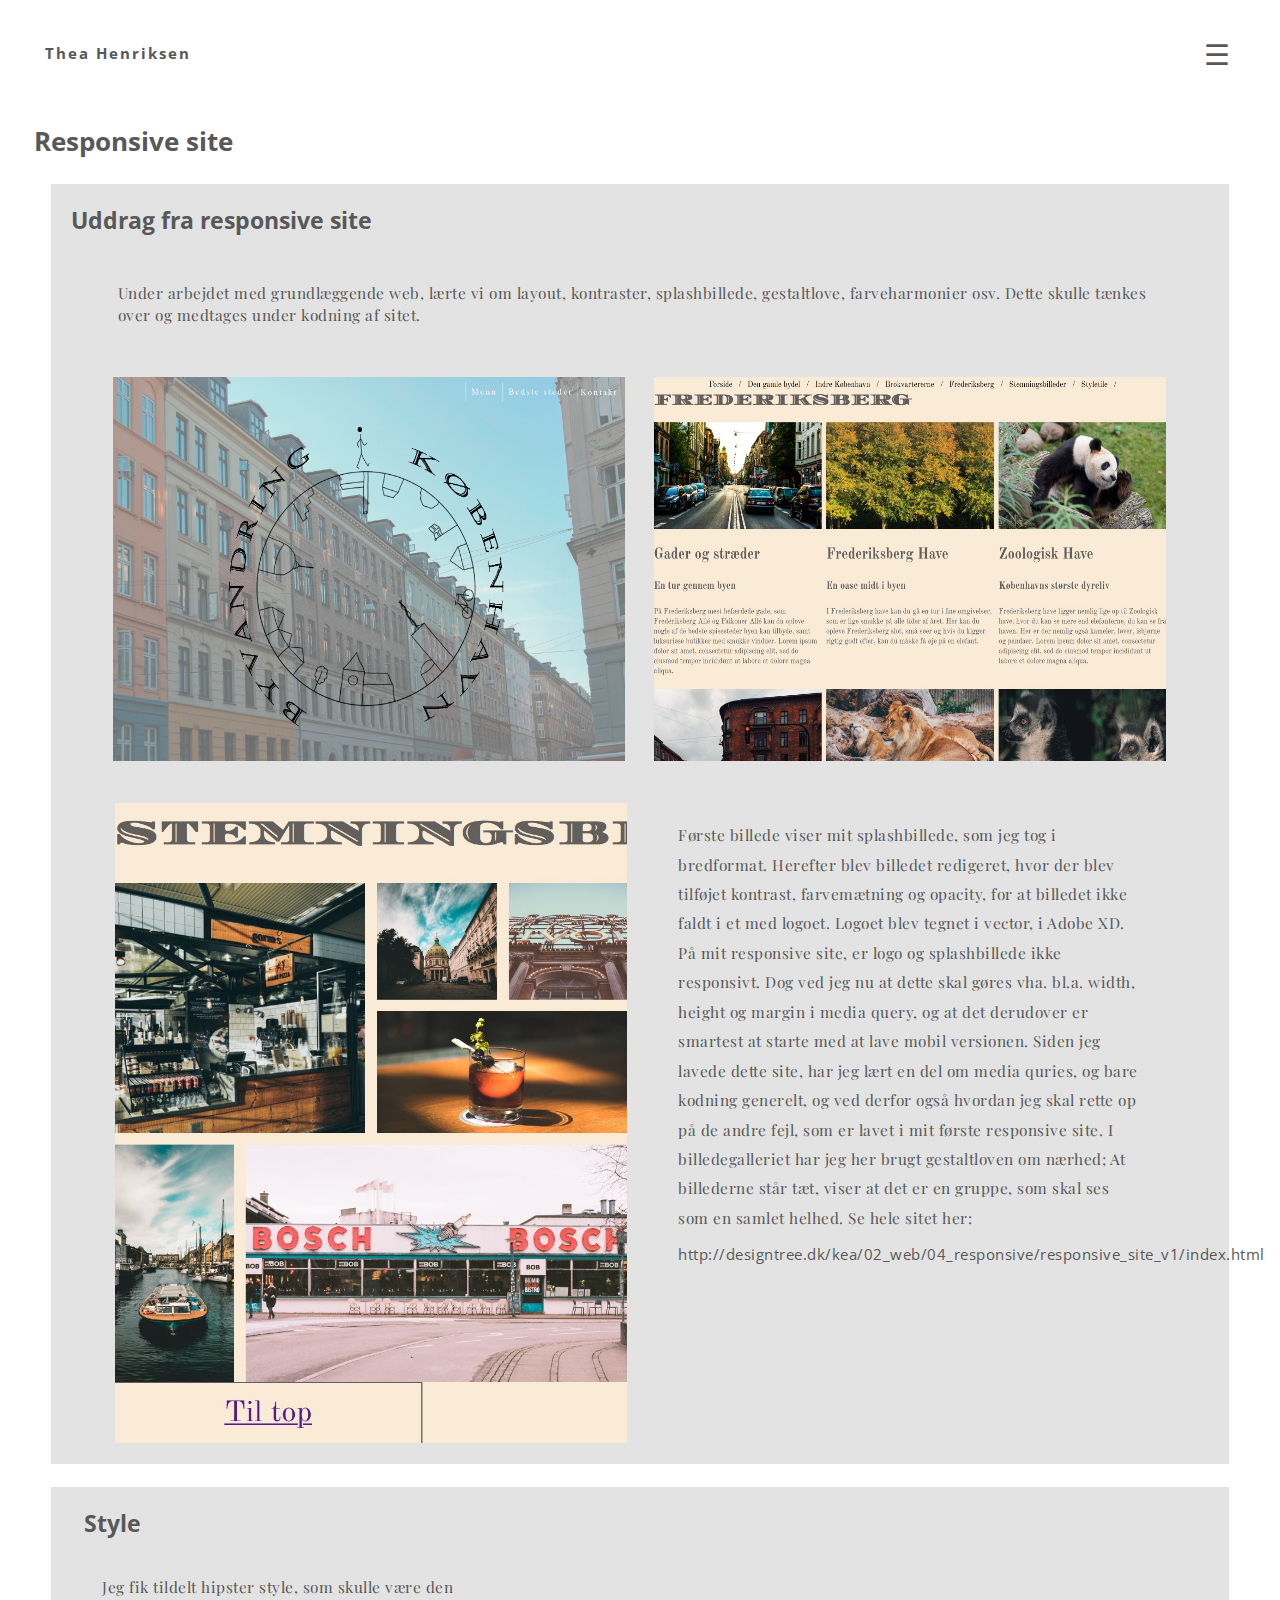
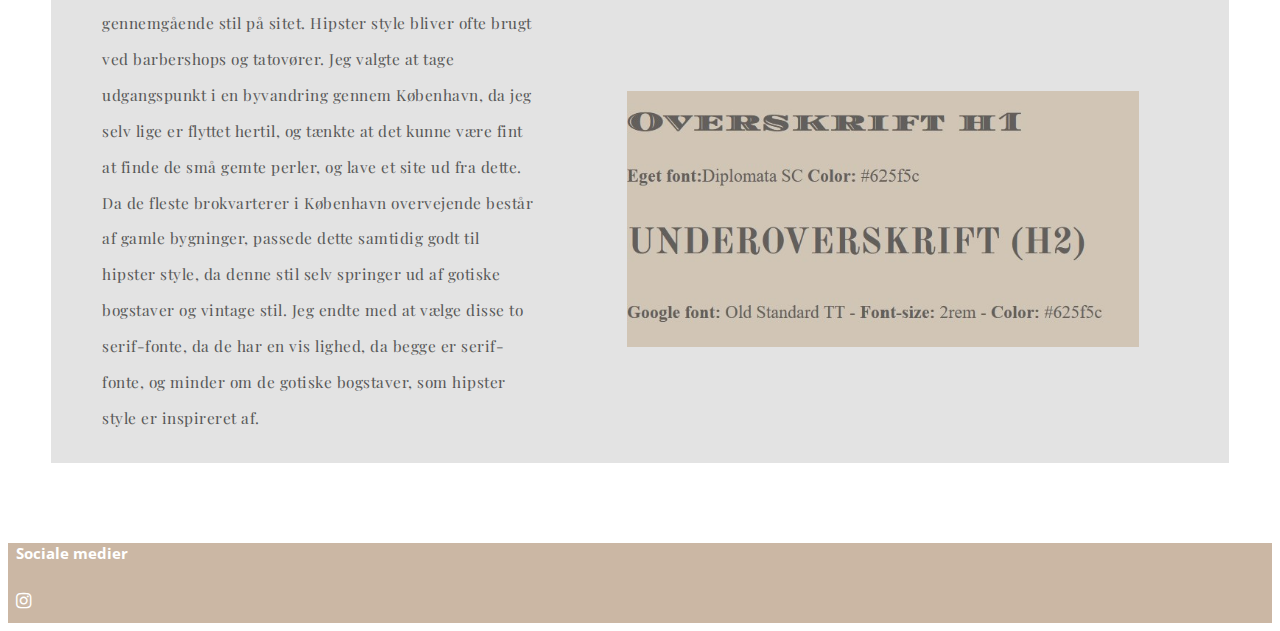
<file: responsivesite.html>
<!DOCTYPE html>
<html lang="da">

<head>
    <meta charset="utf-8">
    <meta name="viewport" content="width=device-width, initial-scale=1.0">
    <title>Responsive site</title>
    <link href="https://fonts.googleapis.com/css2?family=Open+Sans+Condensed:wght@300&display=swap" rel="stylesheet">
    <link href="https://fonts.googleapis.com/css2?family=Playfair+Display&display=swap" rel="stylesheet">
    <link rel="stylesheet" href="https://cdnjs.cloudflare.com/ajax/libs/font-awesome/4.7.0/css/font-awesome.min.css">
    <link rel="stylesheet" href="responsivestyle.css">
    <link rel="stylesheet" href="overordnetstyle.css">
    <meta name="robots" content="noindex">
</head>

<body>
    <header class="main_header">
        <nav>
            <div class="logo">
                <a href="index.html">
                    <h3>Thea Henriksen</h3>
                </a>
            </div>
            <ul class="menu">
                <li><a href="index.html">Forside</a></li>
                <li> <a href="ommig.html">Om mig</a></li>
                <li><a href="portfolio.html">Portfolio</a></li>
            </ul>
            <div class="menuknap">☰</div>
        </nav>
    </header>
    <main>
        <section id="section_wrapper">
            <section class="section1">
                <h2>Responsive site</h2>
                <div class="box1">
                    <div id="overskriftb1">
                        <h3>Uddrag fra responsive site</h3>
                    </div>
                    <div class="web">
                        <p>Under arbejdet med grundlæggende web, lærte vi om layout, kontraster, splashbillede, gestaltlove, farveharmonier osv. Dette skulle tænkes over og medtages under kodning af sitet.</p>
                        <img id="splash" height="300" width="400" src="img/splashrs.jpg" alt="Splashbillede til responsive site">
                        <img id="site" height="380" width="400" src="img/responsivesite.jpg" alt="Responsive site">
                        <img id="galleri" height="380" width="400" src="img/responsivegalleri.jpg" alt="Galleri af billeder fra København">
                        <div class="tekst">
                            <p> Første billede viser mit splashbillede, som jeg tog i bredformat. Herefter blev billedet redigeret, hvor der blev tilføjet kontrast, farvemætning og opacity, for at billedet ikke faldt i et med logoet. Logoet blev tegnet i vector, i Adobe XD. På mit responsive site, er logo og splashbillede ikke responsivt. Dog ved jeg nu at dette skal gøres vha. bl.a. width, height og margin i media query, og at det derudover er smartest at starte med at lave mobil versionen. Siden jeg lavede dette site, har jeg lært en del om media quries, og bare kodning generelt, og ved derfor også hvordan jeg skal rette op på de andre fejl, som er lavet i mit første responsive site. I billedegalleriet har jeg her brugt gestaltloven om nærhed; At billederne står tæt, viser at det er en gruppe, som skal ses som en samlet helhed.
                                Se hele sitet her:</p>
                            <a id="link" href="http://designtree.dk/kea/02_web/04_responsive/responsive_site_v1/index.html">http://designtree.dk/kea/02_web/04_responsive/responsive_site_v1/index.html</a>
                        </div>
                    </div>
                </div>
            </section>
            <section id="section2">
                <div class="box2">
                    <div id="overskriftb2">
                        <h3>Style</h3>
                    </div>
                    <div class="style">
                        <p>Jeg fik tildelt hipster style, som skulle være den gennemgående stil på sitet. Hipster style bliver ofte brugt ved barbershops og tatovører. Jeg valgte at tage udgangspunkt i en byvandring gennem København, da jeg selv lige er flyttet hertil, og tænkte at det kunne være fint at finde de små gemte perler, og lave et site ud fra dette. Da de fleste brokvarterer i København overvejende består af gamle bygninger, passede dette samtidig godt til hipster style, da denne stil selv springer ud af gotiske bogstaver og vintage stil.
                            Jeg endte med at vælge disse to serif-fonte, da de har en vis lighed, da begge er serif-fonte, og minder om de gotiske bogstaver, som hipster style er inspireret af.</p>
                    </div>
                    <div class="fonte">
                        <img id="font" height="200" width="400" src="img/fonte.jpg" alt="Fonte fra responsive site">
                    </div>
                    <!--
                    <div class="boxes">
                    </div>
-->
                </div>
            </section>
        </section>
    </main>
    <section id="footer_wrapper">
        <footer id="footer">
            <div class="some_wrapper">
                <h5>Sociale medier</h5>
                <!--            <a href="https://www.linkedin.com/in/thea-henriksen-186660181/" class="fab fa-linkedin-in"></a>-->
                <a id="ig" href="https://www.instagram.com/farfarsgemmer/?hl=da" class="fa fa-instagram"></a>
            </div>
        </footer>
    </section>
    <script src="javascript.js"></script>
</body>

</html>
</file>
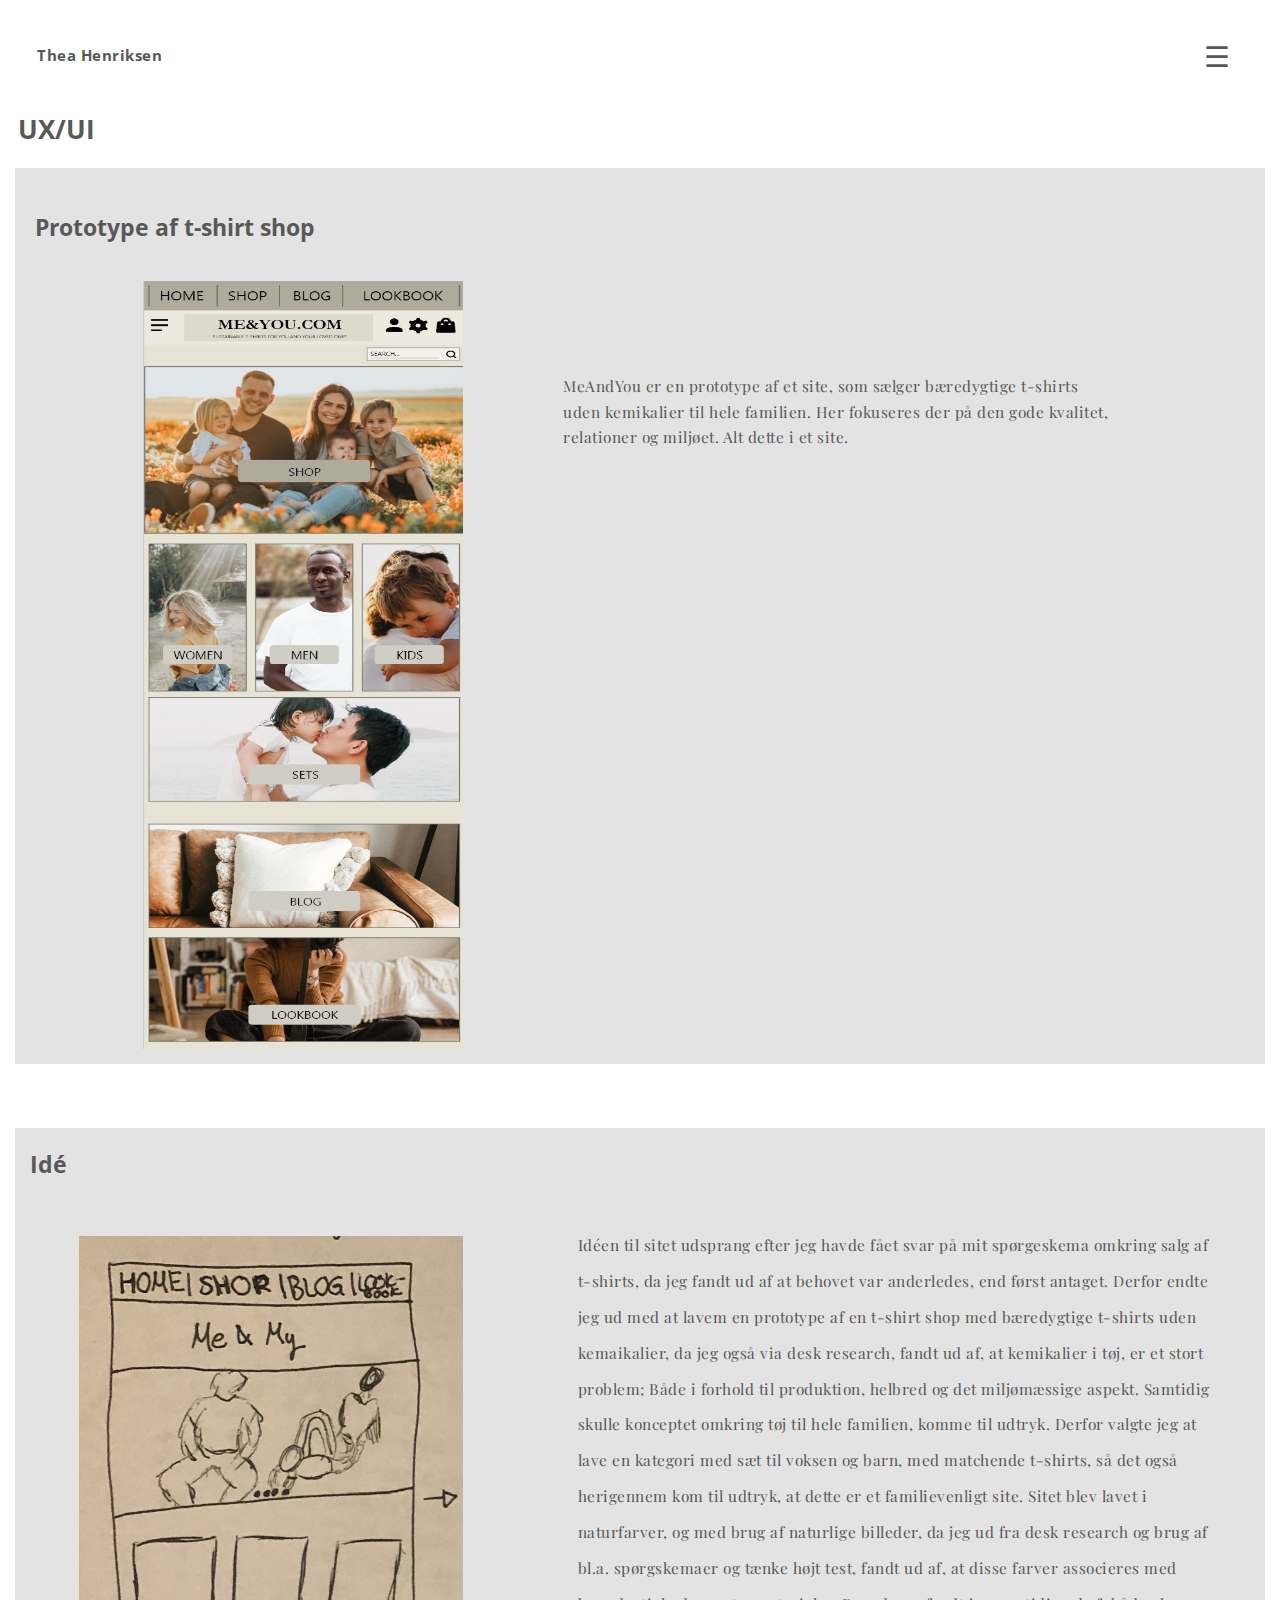
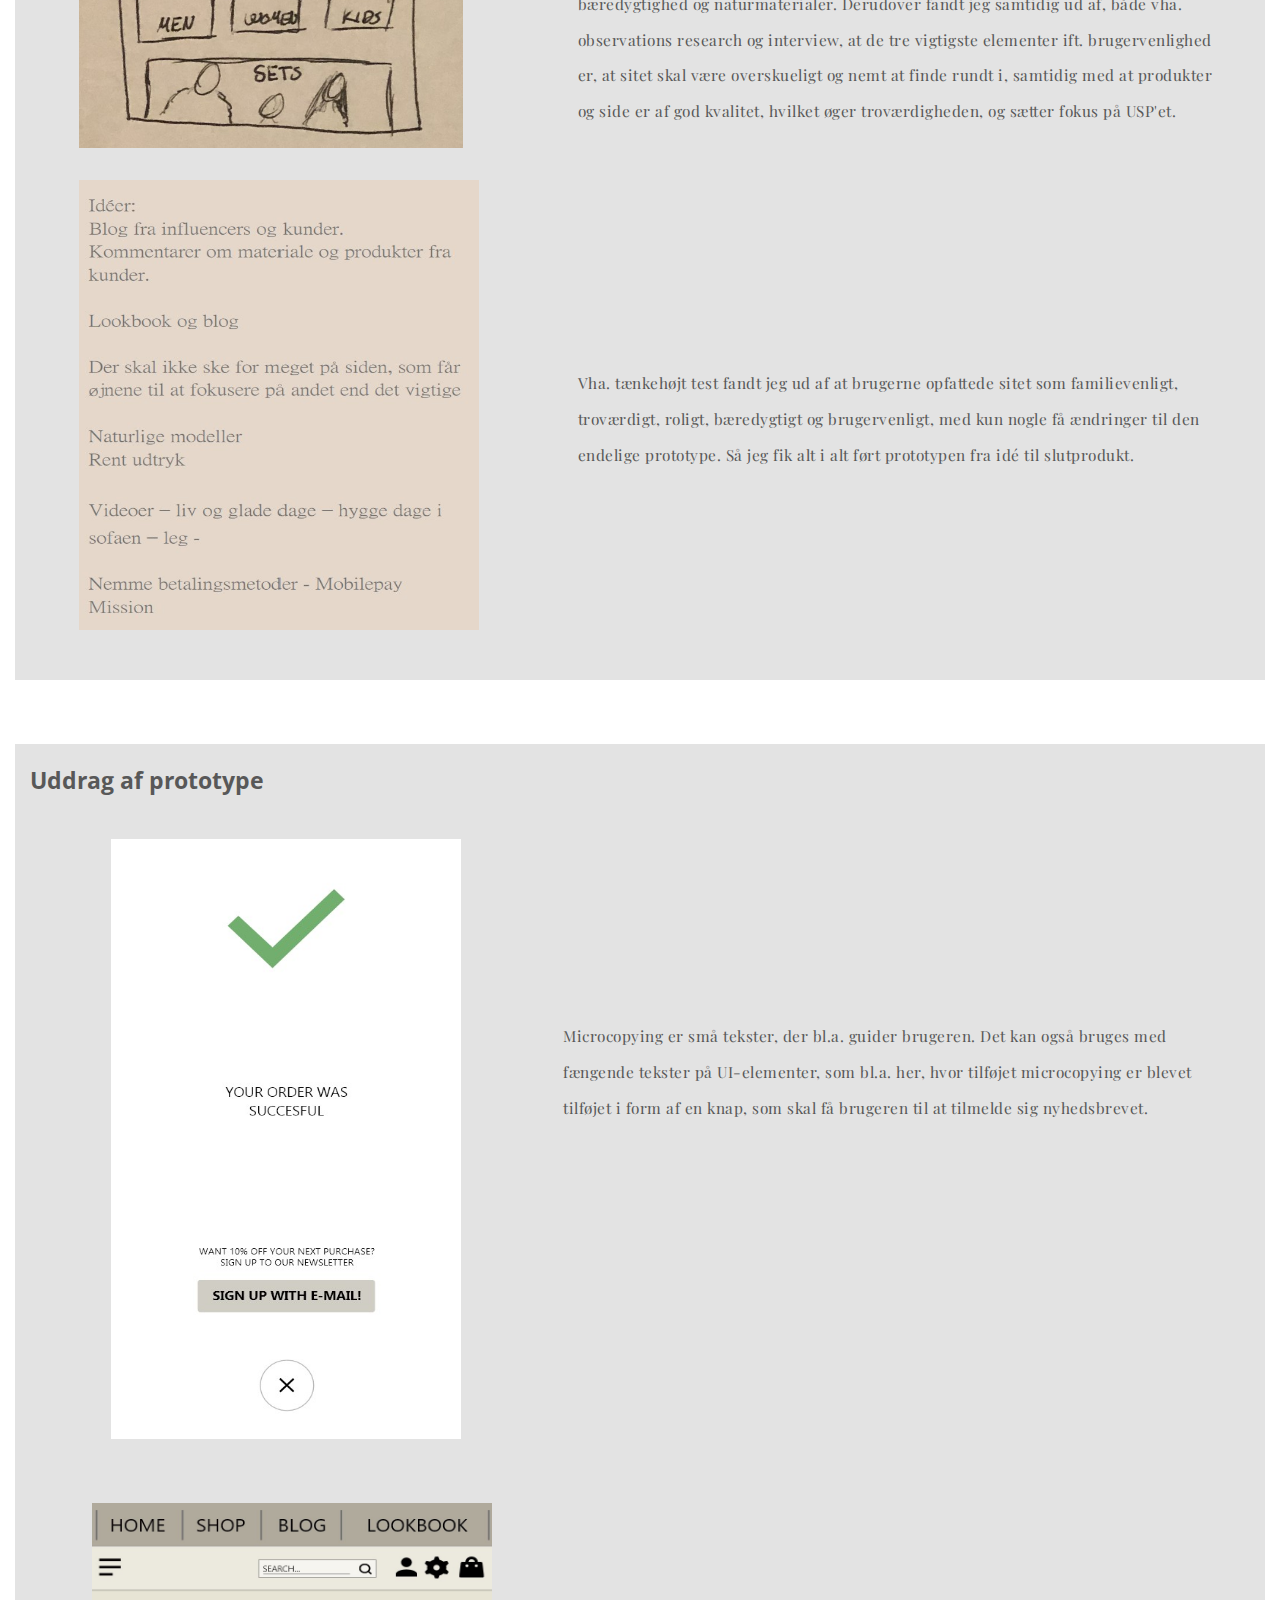
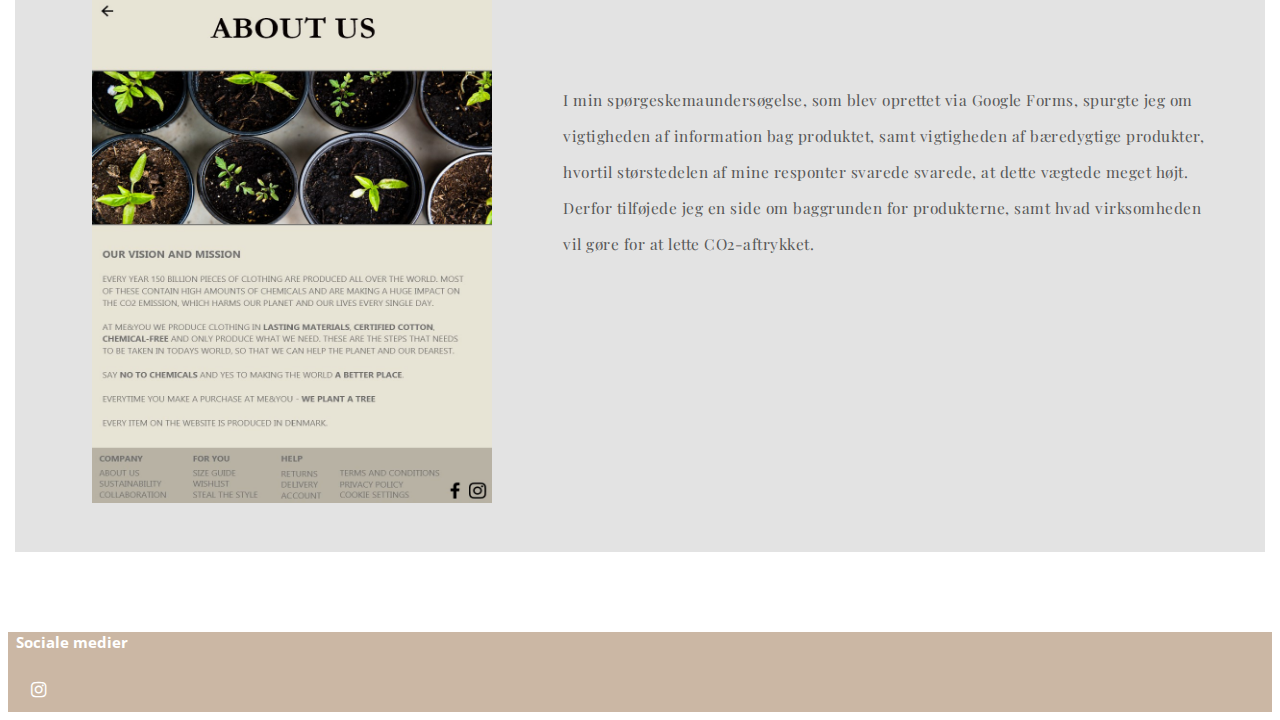
<file: uiux.html>
<!DOCTYPE html>
<html lang="da">

<head>
    <meta charset="utf-8">
    <meta name="viewport" content="width=device-width, initial-scale=1.0">
    <title>UX/UI</title>
    <link href="https://fonts.googleapis.com/css2?family=Open+Sans+Condensed:wght@300&display=swap" rel="stylesheet">
    <link href="https://fonts.googleapis.com/css2?family=Playfair+Display&display=swap" rel="stylesheet">
    <link rel="stylesheet" href="https://cdnjs.cloudflare.com/ajax/libs/font-awesome/4.7.0/css/font-awesome.min.css">
    <link rel="stylesheet" href="uiuxstyle.css">
    <link rel="stylesheet" href="overordnetstyle.css">
    <meta name="robots" content="noindex">
</head>

<body>

    <header class="main_header">
        <nav>
            <div class="logo">
                <a href="index.html">
                    <h3>Thea Henriksen</h3>
                </a>
            </div>
            <ul class="menu">
                <li><a href="index.html">Forside</a></li>
                <li> <a href="ommig.html">Om mig</a></li>
                <li><a href="portfolio.html">Portfolio</a></li>
            </ul>
            <div class="menuknap">☰</div>
        </nav>
    </header>
    <main>
        <section id="section_wrapper">
            <section class="section1">
                <h2>UX/UI</h2>
                <div class="box1">
                    <div id="overskriftb1">
                        <h3>Prototype af t-shirt shop</h3>
                    </div>
                    <div class="pitch">
                        <p>MeAndYou er en prototype af et site, som sælger bæredygtige t-shirts uden kemikalier til hele familien. Her fokuseres der på den gode kvalitet, relationer og miljøet. Alt dette i et site.</p>
                    </div>
                    <div class="shop">
                        <img id="prototype" height="1050" width="400" src="img/prototypeux.jpg" alt="Prototype af t-shirt shop">
                    </div>
                </div>
            </section>
            <section id="section2">
                <div class="box2">
                    <div id="overskriftb2">
                        <h3>Idé</h3>
                    </div>
                    <div class="ide">
                        <img id="skitse" height="450" width="400" src="img/uxforsidetegning.jpg" alt="Skitse af forside til prototype">
                        <div class="txt1">
                            <p>Idéen til sitet udsprang efter jeg havde fået svar på mit spørgeskema omkring salg af t-shirts, da jeg fandt ud af at behovet var anderledes, end først antaget. Derfor endte jeg ud med at lavem en prototype af en t-shirt shop med bæredygtige t-shirts uden kemaikalier, da jeg også via desk research, fandt ud af, at kemikalier i tøj, er et stort problem; Både i forhold til produktion, helbred og det miljømæssige aspekt. Samtidig skulle konceptet omkring tøj til hele familien, komme til udtryk. Derfor valgte jeg at lave en kategori med sæt til voksen og barn, med matchende t-shirts, så det også herigennem kom til udtryk, at dette er et familievenligt site. Sitet blev lavet i naturfarver, og med brug af naturlige billeder, da jeg ud fra desk research og brug af bl.a. spørgskemaer og tænke højt test, fandt ud af, at disse farver associeres med bæredygtighed og naturmaterialer. Derudover fandt jeg samtidig ud af, både vha. observations research og interview, at de tre vigtigste elementer ift. brugervenlighed er, at sitet skal være overskueligt og nemt at finde rundt i, samtidig med at produkter og side er af god kvalitet, hvilket øger troværdigheden, og sætter fokus på USP'et. </p>
                        </div>
                        <div class="txt2">
                            <img id="ideboks" height="450" width="400" src="img/uxide.jpg" alt="Ide">
                            <p>Vha. tænkehøjt test fandt jeg ud af at brugerne opfattede sitet som familievenligt, troværdigt, roligt, bæredygtigt og brugervenligt, med kun nogle få ændringer til den endelige prototype. Så jeg fik alt i alt ført prototypen fra idé til slutprodukt.</p>
                        </div>
                    </div>
                </div>
            </section>
            <section id="section3">
                <div class="box3">
                    <div id="overskriftb3">
                        <h3>Uddrag af prototype</h3>
                    </div>
                    <div class="uddrag">
                        <img id="micro" height="600" width="350" src="img/ordersuccesful.jpg" alt="Order succesful side">
                        <div class="microtxt">
                            <p>Microcopying er små tekster, der bl.a. guider brugeren. Det kan også bruges med fængende tekster på UI-elementer, som bl.a. her, hvor tilføjet microcopying er blevet tilføjet i form af en knap, som skal få brugeren til at tilmelde sig nyhedsbrevet. </p>
                        </div>
                        <img id="shop" height="600" width="400" src="img/uspshop.jpg" alt="Side om virksomhedens vision">
                        <div class="shoptxt">
                            <p>I min spørgeskemaundersøgelse, som blev oprettet via Google Forms, spurgte jeg om vigtigheden af information bag produktet, samt vigtigheden af bæredygtige produkter, hvortil størstedelen af mine responter svarede svarede, at dette vægtede meget højt. Derfor tilføjede jeg en side om baggrunden for produkterne, samt hvad virksomheden vil gøre for at lette CO2-aftrykket.</p>
                        </div>
                    </div>
                </div>
            </section>
        </section>
    </main>
    <section id="footer_wrapper">
        <footer id="footer">
            <div class="some_wrapper">
                <h5>Sociale medier</h5>
                <!--            <a href="https://www.linkedin.com/in/thea-henriksen-186660181/" class="fab fa-linkedin-in"></a>-->
                <a id="ig" href="https://www.instagram.com/farfarsgemmer/?hl=da" class="fa fa-instagram"></a>
            </div>
        </footer>
    </section>
    <script src="javascript.js"></script>
</body>

</html>
</file>
<file: forside.css>
/*------------Splashbillede-------------*/
#main_wrapper {
    margin: 0 auto;
}

#lampe {
    width: auto;
    position: relative;
    text-align: center;
}


.text {
    position: relative;
    text-align: left;
    bottom: 20px;
    left: 20px;
    margin-top: -130px;
    margin-bottom: 40px;
    color: #585858;
    font-family: 'Open Sans Condensed', sans-serif;
    /*    font-style: italic;*/
}

.text h1 {
    font-size: 35px;
}

.text h2 {
    font-size: 22px;
    margin-left: 2px;
}

/*------------Section1-------------*/
.section1 p {
    font-size: 13px;
    font-family: 'Playfair Display', serif;
    text-align: center;
    letter-spacing: 0.5px;
}

.section1 a {
    font-size: 13px;
    font-family: 'Playfair Display',
        serif;
    text-align: center;
    letter-spacing: 0.5px;
}

.section1 p:first-child {
    font-style: italic;
    font-size: 20px;
}

.section1 {
    width: 100%;
    display: block;
}

.billede1 {
    text-align: center;
    margin-top: 30px;

}

.billede2 {
    text-align: center;
    margin-top: 10px;
}

.ommig {
    text-align: center;
    font-family: 'Open Sans Condensed', sans-serif;
    font-size: 20px;
    text-decoration: none;
    color: #585858;
    background-color: #e3e3e3;
    padding: 4px;
    cursor: pointer;
    display: block;
    width: 242px;
    margin-left: auto;
    margin-right: auto;
    margin-top: -4px;
}

.portfolio {
    text-align: center;
    font-family: 'Open Sans Condensed', sans-serif;
    font-size: 20px;
    text-decoration: none;
    color: #585858;
    background-color: #e3e3e3;
    padding: 4px;
    cursor: pointer;
    display: block;
    width: 242px;
    margin-left: auto;
    margin-right: auto;
    margin-top: -4px;

}

/*------------Section2-------------*/
.section2 {
    width: 60vw;
    height: 60vw;

}

#beigefirkant img {
    padding: 10px;
    height: 90%;
    width: 80%;
    margin-left: 5px;
    margin-right: auto;
    position: relative;
    margin-top: 50px;
    z-index: 2;

}

#uibillede img {

    padding: 10px;
    height: 50vw;
    width: 70vw;
    margin-top: -38vw;
    margin-left: 17vw;
    margin-right: auto;
    position: relative;
    z-index: 2;
}

/*------------Section3-------------*/
.section3 {
    margin: auto;
}

.section3 p {
    font-size: 13px;
    font-family: 'Playfair Display', serif;
    text-align: left;
    letter-spacing: 0.5px;
    line-height: 4vw;
    margin-left: 15px;
    margin-bottom: 10vw;
}

.section3 p:first-child {
    font-style: italic;
    font-size: 20px;
    margin-bottom: 3vw;
    line-height: 6vw;
}

.uiux {
    /* knap*/
    font-size: 20px;
    text-decoration: none;
    text-align: center;
    background-color: #BAC7BE;
    padding: 10px;
    border-radius: 30px;
    transform: translate(-50%, -50%);
    cursor: pointer;
    display: block;
    width: 40%;
    margin-left: 25vw;
    margin-top: 10vw;


}

/*------------Section4-------------*/
.box {
    background-color: #D5C5AE;
    height: 200px;
    width: 200px;
    border-radius: 100px;
    margin-left: 205px;
    margin-right: auto;
    position: relative;
    margin-top: 80vw;
    z-index: 1;
}

#mig {
    position: relative;
    margin-left: 70px;
    margin-top: -25vw;
    display: inline-block;
    overflow: hidden;
    border-radius: 50vw;
    z-index: 2;
}

.textbox {
    background-color: #e3e3e3;
    padding: 5px;
    margin-top: 8px;
}

.section4 p {
    font-size: 13px;
    font-family: 'Playfair Display', serif;
    text-align: left;
    letter-spacing: 0.5px;
    margin-left: 15px;
}

.section4 p:first-child {
    font-style: italic;
    font-size: 20px;
}

/*------------Section5-------------*/
.mintbox1 {
    background-color: #BAC7BE;
    height: 200px;
    width: 200px;
    text-align: center;
    margin: 0 auto;
    margin-top: 15px;
    line-height: 200px;
    color: #585858;
    font-family: 'Open Sans Condensed', sans-serif;
    font-size: 20px;
    margin-top: 50px;
}

.mintbox2 {
    background-color: #BAC7BE;
    height: 200px;
    width: 200px;
    text-align: center;
    margin: 0 auto;
    margin-top: 15px;
    line-height: 200px;
    color: #585858;
    font-family: 'Open Sans Condensed', sans-serif;
    font-size: 20px;
}

.mintbox3 {
    background-color: #BAC7BE;
    height: 200px;
    width: 200px;
    text-align: center;
    margin: 0 auto;
    margin-top: 15px;
    line-height: 200px;
    color: #585858;
    font-family: 'Open Sans Condensed', sans-serif;
    font-size: 20px;
    margin-bottom: 50px;

}

.mintbox1:hover {
    opacity: 80%;
    color: white;
}

.mintbox2:hover {
    opacity: 80%;
    color: white;
}

.mintbox3:hover {
    opacity: 80%;
    color: white;
}


/*
.section5 a {
    font-size: 13px;
    font-family: 'Playfair Display', serif;
    text-align: left;
    letter-spacing: 0.5px;
    margin-left: 15px;
}
*/

@media screen and (min-width: 450px) {
    #lampe {
        height: 430px;
        width: auto;
        position: relative;
        width: 100vw;
        text-align: center;
    }

}


@media screen and (min-width: 600px) {
    #lampe {
        height: 490px;
        width: auto;
        position: relative;
        width: 100vw;
        text-align: center;
    }

}


@media screen and (min-width: 780px) {
    #lampe {
        height: 550px;
        width: auto;
        position: relative;
        width: 100vw;
        text-align: center;
    }

    .text {
        position: relative;
        margin-top: -150px;
    }

    .text h1 {
        font-size: 40px;
    }

    .text h2 {
        font-size: 30px;
    }

    .txt {
        padding: 2vw;
    }

    .grid {
        width: 80vw;
        margin: 0 auto;
        display: grid;
        grid-template-columns: 1fr 1fr;
    }

    .indhold1 {
        margin-right: 0;
        height: 90%;
        width: 80%;
        display: block;
        margin: auto;
    }

    .indhold2 {
        margin-right: 0;
        height: 90%;
        width: 80%;
        margin-top: 15vw;
        display: block;
        margin: auto;
    }

    .billede1 {
        margin-top: 0;

    }

    .billede2 {
        margin-top: 0;
    }


    .ommig {
        padding: 5px;
        /*        width: 30.6vw;*/

    }

    .portfolio {
        padding: 5px;
        /*        width: 30.6vw;*/
    }

    .section2 {
        width: 80vw;
        margin: 0 auto;
        display: grid;
        grid-template-columns: 1fr 1fr;
        grid-gap: 10vw;
    }


    #uibillede img {
        margin-top: 22vw;
        margin-left: -35vw;
        width: 45vw;
        height: 35vw;
    }

    #beigefirkant img {
        margin-top: 15vw;
        margin-left: -7vw;
        width: 36vw;
        height: 36vw;
    }

    .section3 {
        margin: auto;
        grid-column: 2/4;
        margin-top: -50vw;
        margin-left: 12vw;
    }

    .uiux {
        width: 80%;
        margin-left: 21vw;
        margin-top: -7vw;
        padding: 0.5vw;
    }

    .section4 {
        width: 80vw;
        margin: 0 auto;
        display: grid;
        grid-template-columns: 1fr 1fr;
        grid-gap: 10vw;
    }

    .box {
        margin-right: auto;
        grid-column: 2/3;
    }

    #mig {
        margin-right: auto;
        grid-column: 2/3;
    }

    .textbox {
        grid-column: 1/2;
    }

    /*
.billedebox {
    margin-right: -6vw;
    grid-column: 2/3;
}
*/

    .textbox {
        margin-top: -39vw;
        margin-left: -5.5vw;
        width: 230%;
        height: 23vw;
    }

    .section4 {
        margin: auto;
        margin-top: -60vw;
    }

    .section4 p {
        margin-right: 10vw;
        line-height: 3vw;
    }

    .section5 {
        width: 80vw;
        margin: 0 auto;
        display: grid;
        grid-template-columns: 1fr 1fr 1fr;
    }

    .mintbox1 {
        margin-top: 1.9vw;
    }
}

@media screen and (min-width: 990px) {
    #lampe {
        height: 650px;
        width: auto;
        position: relative;
        width: 100vw;
        text-align: center;
    }
}

@media screen and (min-width: 1080px) {
    #lampe {
        height: 660px;
        width: auto;
        position: relative;
        width: 100vw;
        text-align: center;
    }

    .text {
        position: relative;
        margin-top: -200px;
    }

    .text h1 {
        font-size: 50px;
    }

    .text h2 {
        font-size: 40px;
    }
}


@media screen and (min-width: 1300px) {
    #lampe {
        height: 700px;
    }

    .splash h1 {
        font-size: 8vw;
        margin: auto;
        margin-top: -18vw;
        margin-left: 2vw;
    }

    .splash h2 {
        margin-left: 2.5vw;
        margin-top: 0;
    }


    .billede1 img {
        margin: auto;
        width: 30vw;
        height: 40vw;
    }

    .billede2 img {
        margin: auto;
        width: 30vw;
        height: 40vw;
    }

    .txt {
        margin-left: 20vw;
        margin-right: 20vw;
    }

    .txt p:first-child {
        font-size: 2vw;
    }

    .txt p {
        font-size: 1.2vw;
    }

    .ommig {
        width: 29.3vw;
    }

    .portfolio {
        width: 29.3vw;
    }

    .section2 {
        margin: auto;
    }

    .section3 p {
        line-height: 2vw;
        margin-top: 10vw;
        margin-left: 3vw;
        font-size: 1.2vw;
    }

    .section3 p:first-child {
        line-height: 2vw;
        margin-top: 11vw;
        margin-bottom: -6vw;
        font-size: 2vw;
    }

    .uiux {
        margin: auto;
        margin-left: 11.5vw;
        padding: 1vw;
        width: 15vw;
    }

    .section4 {
        height: 210vw;
    }

    .box {
        margin-top: auto;
        margin-bottom: -45vw;
        padding: 2vw;
        margin-left: -10vw;
        border-radius: 20vw;
    }

    #mig {
        margin: auto;
        border-radius: 500px;
        margin-left: -22vw;
    }

    .textbox {
        margin-bottom: 70vw;
        margin-left: 10vw;
        height: 16vw;
        width: 50vw;
    }

    .textbox p {
        font-size: 1.2vw;
        line-height: 2vw;
    }

    .textbox p:first-child {
        font-size: 2vw;
    }

    .section5 {
        margin-top: -100vw;
    }

    .mintbox1 {
        padding: 3vw;
        margin-top: 1.2vw;
    }

    .mintbox2 {
        padding: 3vw;
    }

    .mintbox3 {
        padding: 3vw;
    }

    .mintbox1 a {
        padding: 3vw;

    }

    .mintbox2 a {
        padding: 3vw;
    }

    .mintbox3 a {
        padding: 3vw;
    }
}
</file>
<file: overordnetstyle.css>
/*------------Menutop-------------*/
nav {
    display: flex;
    justify-content: space-around;
    align-items: center;
    min-height: 10vh;
    background-color: white;
    font-family: 'Open Sans Condensed', sans-serif;

}


/*------------logo-------------*/
.logo {
    color: #585858;
    letter-spacing: 2px;
    cursor: pointer;
    font-family: 'Open Sans Condensed', sans-serif;
    text-decoration: none;
    margin-left: -67vw;
    text-align: left;
}

.logo h3 {
    font-family: 'Open Sans Condensed', sans-serif;
    font-size: 15px;
    position: relative;
}


/*------------Burgermenu-------------*/

body {
    overflow-x: hidden;
    /*        så man ikke kan scroll til højre og se baren*/
}

.menu {
    position: absolute;
    right: 0px;
    height: 30vh;
    top: 13vh;
    background-color: white;
    display: flex;
    flex-direction: column;
    align-items: center;
    width: 60%;
    transform: translateX(100%);
    margin-top: -20px;

}


/* menuen usynligøres indtil der klikkes på burger*/
/*
.menu li {
    opacity: 100%;
    position: absolute;



}
*/
/*    synligør menuknappen(burgerbar)*/
.menuknap {
    color: #585858;
    font-size: 29px;
    cursor: pointer;
    position: absolute;
    right: 50px;
    /*---få burgermenu ud til højre uden brug af right px---*/

}

ul {
    list-style-type: none;
    font-family: 'Open Sans Condensed', sans-serif;
    padding: 50px;
    letter-spacing: 5px;
    line-height: 40px;
}

a {
    color: #585858;
    text-decoration: none;
    font-family: 'Open Sans Condensed', sans-serif;


}

/********** MOBIL NAV BAR SLUT *************/

/*Når menuknappen klikkes skal den tydeligøres (til javascript) */
.menuknap_aktiv {
    transform: translateX(0%);
    z-index: 100;
}


/*----------Footer----------*/
#footer {
    background-color: #CBB7A4;
    position: relative;
    margin-top: 80px;
    height: 80px;
}

.some_wrapper {
    color: white;
    font-family: 'Open Sans Condensed', sans-serif;
    text-decoration: none;
    font-size: 18px;
    margin: 8px;

}


#ig {
    text-align: left;
    color: white;
}

@media screen and (min-width: 750px) {
    .logo h3 {
        font-family: 'Open Sans Condensed', sans-serif;
        font-size: 15px;
        position: relative;
        margin-left: -13vw;
    }

}
</file>
<file: animationstyle.css>
.section1 h2 {
    text-align: left;
    margin-top: 10px;
    margin-left: 10px;
    color: #585858;
    font-family: 'Open Sans Condensed', sans-serif;
    /*    padding: 20px;*/
}

.box1 h3 {
    text-align: left;
    color: #585858;
    font-family: 'Open Sans Condensed', sans-serif;
    padding: 20px;
    margin-left: 2.5vw;
}

.box2 h3 {
    text-align: left;
    color: #585858;
    font-family: 'Open Sans Condensed', sans-serif;
    padding: 20px;
    margin-left: -5px;
}

.box3 h3 {
    text-align: left;
    color: #585858;
    font-family: 'Open Sans Condensed', sans-serif;
    padding: 20px;
    margin-left: -5px;
}

.box4 h3 {
    text-align: left;
    color: #585858;
    font-family: 'Open Sans Condensed', sans-serif;
    padding: 20px;
    margin-left: -5px;
}

h4 {
    text-align: left;
    color: #585858;
    font-family: 'Open Sans Condensed', sans-serif;
    padding: 20px;
    margin-left: -5px;
}

.pitch a {
    color: #585858;
    font-family: 'Open Sans Condensed', sans-serif;
    font-style: italic;
    text-decoration: underline;
    /* knap*/
    font-size: 20px;
    text-decoration: none;
    text-align: center;
    background-color: #BAC7BE;
    padding: 10px;
    border-radius: 30px;
    transform: translate(-50%, -50%);
    cursor: pointer;
    display: block;
    width: 40%;
    margin-left: 46vw;
    margin-top: 3vw;
    animation-name: pulse_kf;
    animation-duration: 2s;
    animation-iteration-count: infinite;
    animation-timing-function: ease-out;

}

@keyframes pulse_kf {
    0% {
        transform: scale(100%);
    }

    50% {
        transform: scale(95%);
    }

    100% {
        transform: scale(100%);
    }


}

.spil {
    text-align: center;
    margin-top: -100px;

}

.box1 {
    background-color: #e3e3e3;
    height: 125vw;
    width: 92.8vw;
}

a {
    font-size: 20px;
    font-family: 'Open Sans Condensed', sans-serif;
    text-align: left;
    letter-spacing: 0.5px;
    margin-top: -70px;
    margin-left: 15px;
    margin-right: 15px;
    line-height: 20px;
}

p {
    font-size: 13px;
    font-family: 'Playfair Display', serif;
    text-align: left;
    letter-spacing: 0.5px;
    margin-top: -70px;
    margin-left: 15px;
    margin-right: 15px;
    line-height: 20px;
}


.box2 {
    background-color: #e3e3e3;
    height: 380vw;
    width: 92.8vw;
}

.uddrag p {
    margin-top: 10px;
}

#html {
    position: relative;
    text-align: center;
    margin: 2vw;
    width: 88vw;
    height: 110vw;
}

#css {
    position: relative;
    text-align: center;
    margin-left: 6vw;
    margin-top: 2vw;
    width: 80vw;
    height: 100vw;
}

#js {
    position: relative;
    text-align: center;
    margin: 2vw;
    width: 88vw;
    height: 45vw;
}

#titelside {
    position: relative;
    text-align: center;
    margin-left: 1.4vw;
    width: 90vw;
    height: 60vw;
}

#spillet {
    position: relative;
    text-align: center;
    margin: 1.3vw;
    width: 90vw;
    height: 60vw;
}

#lc {
    position: relative;
    text-align: center;
    margin-left: 1.4vw;
    width: 90vw;
    height: 60vw;
}

#go {
    position: relative;
    text-align: center;
    margin-left: 1.4vw;
    width: 90vw;
    height: 60vw;
}

#tegning1 {
    position: relative;
    text-align: center;
    margin: 10px;
    margin-top: -10px;
}

#tegning2 {
    position: relative;
    text-align: center;
    margin: 10px;
}

.box3 {
    background-color: #e3e3e3;
    height: 655vw;
    width: 92.8vw;
}

.dokumentation p {
    margin-top: 10px;
}

.box4 {
    background-color: #e3e3e3;
    height: 270vw;
    width: 93vw;

}

.section4 {
    display: grid;
    grid-template-columns: 1fr 1fr;
}


#maelk {
    position: relative;
    grid-column: 1/2;
    height: 40vw;
    width: 40vw;
    margin-left: 4vw;
}

#jam {
    position: relative;
    grid-column: 2/3;
    height: 40vw;
    width: 40vw;
    margin-left: 4vw;
}

#vin {
    position: relative;
    grid-column: 1/2;
    height: 40vw;
    width: 40vw;
    margin-left: 4vw;
}

#mel {
    position: relative;
    grid-column: 2/3;
    height: 40vw;
    width: 40vw;
    margin-left: 4vw;
}

#agurker {
    position: relative;
    grid-column: 1/2;
    height: 40vw;
    width: 40vw;
    margin-left: 4vw;
}

#kartofler {
    position: relative;
    grid-column: 2/3;
    height: 40vw;
    width: 40vw;
    margin-left: 4vw;
}

#kaffe {
    position: relative;
    grid-column: 1/2;
    height: 40vw;
    width: 40vw;
    margin-left: 4vw;
}

#kakao {
    position: relative;
    grid-column: 2/3;
    height: 40vw;
    width: 40vw;
    margin-left: 4vw;
}

#sukker {
    position: relative;
    grid-column: 1/2;
    height: 40vw;
    width: 40vw;
    margin-left: 4vw;
}

#broed {
    position: relative;
    grid-column: 2/3;
    height: 40vw;
    width: 40vw;
    margin-left: 4vw;
}

#honning {
    position: relative;
    grid-column: 1/2;
    height: 40vw;
    width: 40vw;
    margin-left: 4vw;
}

@media screen and (min-width: 800px) {

    .section1 h2 {
        font-size: 2vw;
    }

    .box1 h3 {
        font-size: 1.8vw;
    }

    .box2 h3 {
        font-size: 1.8vw;
    }

    .box3 h3 {
        font-size: 1.8vw;
    }

    .box4 h3 {
        font-size: 1.8vw:
    }

    .box1 {
        height: 45vw;
        width: 97.7vw;
    }

    .box1 {
        display: grid;
        grid-template-columns: 1fr 1fr;
    }

    .spil img {
        width: 40vw;
        height: 60vw;
        position: relative;
        grid-column: 1/2;
        margin-left: -5vw;
    }

    .pitch {
        margin-top: -34vw;
        margin-left: 2.5vw;
    }

    #spilher {
        margin-left: 1vw;
        padding: 2vw;
    }

    .section1 p {
        font-size: 1vw;
        line-height: 2vw;
    }

    .box2 {
        height: 60vw;
        width: 97.7vw;
    }

    .uddrag {
        display: grid;
        grid-template-columns: 1fr 1fr 1fr;

    }

    #html {
        width: 30vw;
        height: 30vw;
        position: relative;
        grid-column: 1/2;
        grid-row: 1/1;
        margin-left: 2vw;
    }

    .htmltext {
        grid-column: 1/2;
        grid-row: 2/2;
        margin-left: 1vw;
        margin-right: 2vw;
        font-size: 1vw;
        line-height: 2vw;
    }

    #css {
        position: relative;
        width: 20vw;
        height: 30vw;
        grid-column: 2/3;
        margin-left: 2vw;
    }

    .csstext {
        grid-column: 2/3;
        grid-row: 2/2;
        margin-left: 1vw;
        font-size: 1vw;
        line-height: 2vw;
    }

    #js {
        position: relative;
        width: 35vw;
        height: 20vw;
    }

    .jstext {
        margin-left: 1vw;
        margin-right: 1vw;
        font-size: 1vw;
        line-height: 2vw;
    }

    .box3 {
        height: 190vw;
        width: 97.7vw;
    }

    .grid1 {
        display: grid;
        grid-template-columns: 1fr 1fr;
    }

    .dok1 p {
        font-size: 1vw;
        line-height: 2vw;
        margin-right: -40vw;
        margin-left: 2vw;
    }

    #titelside {
        width: 40vw;
        height: 30vw;
        grid-column: 1/2;

    }

    .dok2 p {
        font-size: 1vw;
        line-height: 2vw;
        margin-right: 10vw;
        margin-top: 8vw;
    }

    #spillet {
        width: 40vw;
        height: 30vw;
    }

    .dok3 p {
        font-size: 1vw;
        line-height: 2vw;
        margin-right: 10vw;
        margin-top: 7vw;
    }

    #lc {
        width: 40vw;
        height: 30vw;
    }

    .dok4 p {
        font-size: 1vw;
        line-height: 2vw;
        margin-right: 10vw;
        margin-top: 10vw;
    }

    #go {
        margin-top: 1.5vw;
        width: 40vw;
        height: 30vw;
    }

    .dok5 p {
        font-size: 1vw;
        line-height: 2vw;
        margin-right: 10vw;
        margin-top: 10vw;
    }

    .dokumentation h4 {
        font-size: 1.5vw;
    }

    #tegning1 {
        width: 40vw;
        height: 30vw;
        margin-left: 8vw;
    }

    #tegning2 {
        width: 40vw;
        height: 30vw;
    }

    .box4 {
        height: 70vw;
        width: 97.7vw;
    }

    #maelk {
        height: 20vw;
        width: 20vw;
    }

    #jam {
        height: 20vw;
        width: 20vw;
    }

    #vin {
        height: 20vw;
        width: 20vw;
    }

    #mel {
        height: 20vw;
        width: 20vw;
    }

    #agurker {
        height: 20vw;
        width: 20vw;
    }

    #kartofler {
        height: 20vw;
        width: 20vw;
    }

    #kaffe {
        height: 20vw;
        width: 20vw;
    }

    #kakao {
        height: 20vw;
        width: 20vw;
    }

    #sukker {
        height: 20vw;
        width: 20vw;
    }

    #broed {
        height: 20vw;
        width: 20vw;
    }

    #honning {
        height: 20vw;
        width: 20vw;
    }

    #overskriftb4 h3 {
        font-size: 1.8vw;
    }
}
</file>
<file: ommigstyle.css>
/*------------Section1-------------*/
.box {
    background-color: #D5C5AE;
    height: 200px;
    width: 200px;
    border-radius: 100px;
    margin-left: 205px;
    margin-right: auto;
    position: relative;
    margin-top: 50px;
    z-index: 1;
}

#mig {
    position: relative;
    margin-left: 70px;
    margin-top: -125px;
    display: inline-block;
    overflow: hidden;
    border-radius: 300px;
    z-index: 2;
}

.section1 p:first-child {
    font-style: italic;
    font-size: 20px;
}

p {
    font-size: 13px;
    font-family: 'Playfair Display', serif;
    text-align: left;
    letter-spacing: 0.5px;
    margin-left: 15px;
    line-height: 20px;
}

@media screen and (min-width: 680px) {
    .section1 {
        height: auto;
        width: 80vw;
        margin: 0 auto;
        display: grid;
        grid-template-columns: 1fr 1fr;
    }

    .box {
        margin-left: 18vw;
        grid-column: 1/2;

    }

    #mig {
        margin-left: 5vw;
        grid-column: 1/2;
        border-radius: 100vw;
        margin-bottom: 2vw;
    }

    .textbox {
        margin-top: -15vw;
        grid-column: 2/3;
    }
}
</file>
<file: portfoliostyle.css>
/*------------Section1-------------*/
.overskrift h3 {
    color: #585858;
    font-family: 'Open Sans Condensed', sans-serif;
    font-size: 20px;
    margin-left: 2.5vw;

}

.section1 a {
    color: #585858;
    font-family: 'Open Sans Condensed', sans-serif;
    font-size: 20px;
    padding: 80px;
}

.mintbox1 {
    background-color: #BAC7BE;
    height: 200px;
    width: 400px;
    text-align: center;
    margin: 0 auto;
    margin-top: 20px;
    line-height: 200px;
    color: #585858;
    font-family: 'Open Sans Condensed', sans-serif;
    font-size: 20px;
    margin-top: 50px;
    margin-bottom: 20px;
}


.mintbox2 {
    background-color: #BAC7BE;
    height: 200px;
    width: 400px;
    text-align: center;
    margin: 0 auto;
    line-height: 200px;
    color: #585858;
    font-family: 'Open Sans Condensed', sans-serif;
    font-size: 20px;
    margin-bottom: 20px;
}

.mintbox3 {
    background-color: #BAC7BE;
    height: 200px;
    width: 400px;
    text-align: center;
    margin: 0 auto;
    line-height: 200px;
    color: #585858;
    font-family: 'Open Sans Condensed', sans-serif;
    font-size: 20px;
    margin-bottom: 20px;

}

.mintbox4 {
    background-color: #BAC7BE;
    height: 200px;
    width: 400px;
    text-align: center;
    margin: 0 auto;
    line-height: 200px;
    color: #585858;
    font-family: 'Open Sans Condensed', sans-serif;
    font-size: 20px;
}

.mintbox1:hover {
    opacity: 80%;
    color: white;
}

.mintbox2:hover {
    opacity: 80%;
    color: white;
}

.mintbox3:hover {
    opacity: 80%;
    color: white;
}

.mintbox4:hover {
    opacity: 80%;
    color: white;
}

@media screen and (min-width: 700px) {
    .overskrift h3 {
        font-size: 30px;
    }
}

@media screen and (min-width: 900px) {

    .section1 {
        width: 100%;
        margin: 0 auto;
        display: grid;
        grid-template-columns: 1fr 1fr;
        grid-template-rows: 1fr 1fr;

    }

    .mintbox1 {
        margin-left: auto;
        margin-right: 20px;
        padding: 2vw;
    }

    .mintbox2 {
        margin-right: auto;
        margin-top: auto;
        margin-left: 0;
        padding: 2vw;

    }

    .mintbox3 {
        margin-left: auto;
        margin-right: 20px;
        padding: 2vw;

    }

    .mintbox4 {
        margin-right: auto;
        margin-left: 0;
        padding: 2vw;

    }

    .mintbox1 {
        margin-left: auto;
        margin-right: 20px;
        padding: 2vw;
    }

    .mintbox2 {
        margin-right: auto;
        margin-top: auto;
        margin-left: 0;
        padding: 2vw;

    }

    .mintbox3 {
        margin-left: auto;
        margin-right: 20px;
        padding: 2vw;

    }

    .section1 a {
        font-size: 1.8vw;
    }

}
</file>
<file: redesignstyle.css>
.section1 {
    width: 100%;
    /*    display: block;*/
}

.section1 h2 {
    text-align: left;
    margin-top: 10px;
    margin-left: 10px;
    color: #585858;
    font-family: 'Open Sans Condensed', sans-serif;
}

.box1 h3 {
    text-align: left;
    color: #585858;
    font-family: 'Open Sans Condensed', sans-serif;
    padding: 20px;
    margin-bottom: auto;
}

.box1 {
    background-color: #e3e3e3;
    height: 130vw;
    width: 92vw;
    margin: auto;
}

.box1 p {
    padding: 4vw;
    margin: auto;
    line-height: 22px;
}

p {
    font-size: 13px;
    font-family: 'Playfair Display', serif;
    text-align: left;
    letter-spacing: 0.5px;
    margin-top: -70px;
    margin-left: 15px;
    margin-right: 15px;
    line-height: 20px;
    color: #585858;
}

.section2 h3 {
    text-align: left;
    color: #585858;
    font-family: 'Open Sans Condensed', sans-serif;
    padding: 20px;
    margin-bottom: auto;
}

.box2 {
    background-color: #e3e3e3;
    height: 570vw;
    width: 92vw;
    margin: auto;
}

.box2 p {
    padding: 4vw;
    margin: auto;
    line-height: 22px;
}

.box2 h3 {
    text-align: left;
    color: #585858;
    font-family: 'Open Sans Condensed', sans-serif;
    padding: 20px;
    margin-left: -5px;
}

#wpress {
    margin-left: 10vw;
    margin-top: 3vw;
    height: 100vw;
    width: 72vw;
}

#pilotvideo {
    margin-left: 2vw;
    margin-top: 3vw;
    height: 50vw;
    width: 88vw;
}

#interview {
    margin-left: -2vw;
    margin-top: 3vw;
    height: 50vw;
    width: 88vw;
}


#some {
    margin-left: 2vw;
    margin-top: 3vw;
    height: 60vw;
    width: 88vw;
}

.section2 a {
    font-size: 3.5vw;
    font-family: 'Open Sans Condensed', sans-serif;
    text-align: left;
    margin-left: 4vw;

}

#nytsite {
    margin-left: 2vw;
    width: 88vw;
    height: 45vw;
}

#produktside {
    margin-top: 2vw;
    margin-left: 6vw;
    width: 80vw;
    height: 110vw;
}

.section3 h3 {
    text-align: left;
    color: #585858;
    font-family: 'Open Sans Condensed', sans-serif;
    padding: 20px;
    margin-bottom: auto;
}

.box3 {
    background-color: #e3e3e3;
    height: 340vw;
    width: 92vw;
    margin: auto;
}

.box3 p {
    padding: 4vw;
    margin: auto;
    line-height: 22px;
}

.box3 h3 {
    text-align: left;
    color: #585858;
    font-family: 'Open Sans Condensed', sans-serif;
    padding: 20px;
    margin-left: -5px;
}

#kande {
    width: 85vw;
    height: 85vw;
    margin-left: 3vw;
}

#kopper {
    width: 85vw;
    height: 85vw;
    margin-left: 3vw;
    margin-top: 2vw;
}

#aebler {
    width: 85vw;
    height: 85vw;
    margin-left: 3vw;
    margin-top: 2vw;
}

@media screen and (min-width: 800px) {
    #section_wrapper h3 {
        font-size: 1.8vw;
    }

    #section_wrapper h2 {
        font-size: 2vw;
    }

    #section_wrapper p {
        font-size: 1vw;
        line-height: 2vw;
    }

    #section_wrapper a {
        font-size: 1.2vw;
        line-height: 2vw;
    }

    .box1 {
        height: 42vw;
        width: 97.7vw;
    }

    .box1 p:first-of-type {
        margin-top: -4vw;
        margin-left: -2vw;
    }

    #pilotvideo {
        width: 50vw;
        height: 30vw;
        margin-top: -2vw;
    }

    .pilot {
        display: grid;
        grid-template-columns: 1fr 1fr;
    }

    .pilot p:first-of-type {
        margin-top: 5vw;
    }

    .box2 {
        height: 210vw;
        width: 97.7vw;
        margin-top: 2vw;
    }

    .box2 p:first-of-type {
        margin-top: -4vw;
        margin-left: -2vw;
    }

    #wpress {
        height: 50vw;
        width: 40vw;
        grid-column: 1/2;
        margin-left: 2vw;
    }

    .box2 p:first-of-type {
        margin-top: -2vw;
        margin-bottom: -5vw;
    }


    .vksite p {
        margin-left: -2vw;
        margin-bottom: -3vw;

    }

    #linkvk {
        margin-left: 2vw;

    }

    .nytsite p:first-of-type {
        margin-right: 20vw;
    }

    .nytsite p {
        margin-bottom: -2vw;
    }

    #nytsite {
        width: 60vw;
        height: 25vw;
        margin-top: 2vw;
        /*        grid-column: 1/2;*/
    }

    #produktside {
        width: 70vw;
        height: 45vw;
        margin-left: 2vw;
    }

    .videogrid {
        display: grid;
        grid-template-columns: 1fr 1fr;
    }

    #interview {
        width: 45vw;
        height: 30vw;
        margin-right: 1vw;
    }

    #some {
        width: 45vw;
        height: 30vw;
        margin-left: -2.5vw;
    }

    .box3 {
        height: 60vw;
        width: 97.7vw;
        margin-top: 2vw;
    }

    .box3 p {
        margin-left: -2vw;
        margin-right: 10vw;

    }

    #kande {
        width: 30vw;
        height: 30vw;
    }

    #kopper {
        width: 30vw;
        height: 30vw;
        margin-left: 1vw;

    }

    #aebler {
        width: 30vw;
        height: 30vw;
        margin-left: 1vw;
    }
}
</file>
<file: responsivestyle.css>
.section1 {
    width: 100%;
    /*    display: block;*/
}

.section1 h2 {
    text-align: left;
    margin-top: 10px;
    margin-left: 10px;
    color: #585858;
    font-family: 'Open Sans Condensed', sans-serif;
}

.box1 h3 {
    text-align: left;
    color: #585858;
    font-family: 'Open Sans Condensed', sans-serif;
    padding: 20px;
    margin-left: auto;
    margin-bottom: auto;
}

.box1 {
    background-color: #e3e3e3;
    height: 385vw;
    width: 92vw;
    margin: auto;
}

.box1 p {
    padding: 4vw;
    margin: auto;
    line-height: 22px;
}

#splash {
    margin-left: 1.8vw;
    height: 70vw;
    width: 88vw;
}

#site {
    margin-left: 2vw;
    margin-top: 3vw;
    height: 70vw;
    width: 88vw;
}

#galleri {
    margin-left: 2vw;
    margin-top: 3vw;
    height: 100vw;
    width: 88vw;
}

.box1 a {
    font-size: 13px;
    font-family: 'Open Sans Condensed', sans-serif;
    text-align: left;
    letter-spacing: 0.5px;
    margin-top: -70px;
    margin-left: 15px;
    margin-right: 15px;
    line-height: 20px;
}

p {
    font-size: 13px;
    font-family: 'Playfair Display', serif;
    text-align: left;
    letter-spacing: 0.5px;
    margin-top: -70px;
    margin-left: 15px;
    margin-right: 15px;
    line-height: 20px;
    color: #585858;
}

.box2 {
    background-color: #e3e3e3;
    height: 140vw;
    width: 92vw;
    margin: auto;
}

.box2 p {
    padding: 4vw;
    margin: auto;
    line-height: 22px;
    margin-top: auto;
}

.box2 p:first-child {
    padding: 4vw;
    margin: auto;
    line-height: 22px;
    margin-top: -5vw;
}



#font {
    margin-left: 1.8vw;
    height: 45vw;
    width: 88vw;
}

.box2 h3 {
    text-align: left;
    color: #585858;
    font-family: 'Open Sans Condensed', sans-serif;
    padding: 20px;
    margin-left: -5px;
}

@media screen and (min-width: 780px) {
    .web {
        margin: 0 auto;
        margin-left: 3vw;
        display: grid;
        grid-template-columns: 1fr 1fr 1fr;
        display: block;
    }

    #splash {
        width: 40vw;
        height: 30vw;
        position: relative;
    }

    #site {
        width: 40vw;
        height: 30vw;
        position: relative;
    }

    #galleri {
        width: 40vw;
        height: 50vw;
        position: relative;
    }

    .box1 {
        height: 100vw;
    }

    .section1 p {
        font-size: 1.2vw;
        margin-top: -2vw;
        margin-bottom: -3vw;
        margin-left: -1.8vw;
    }

    .section1 a {
        font-size: 1.2vw;
    }

    .section1 h2 {
        font-size: 2vw;
        margin: 2vw;
    }

    .box1 h3 {
        font-size: 1.8vw;
    }

    .tekst p {
        margin-left: 42vw;
        margin-right: 3vw;
        margin-top: -53vw;
        line-height: 2.3vw;
    }

    #link {
        margin: auto;
        margin-left: 46vw;

    }

    .section2 {
        display: grid;
        grid-template-columns: 1fr 1fr;
    }

    .box2 {
        height: 45vw;
    }

    .box2 h3 {
        font-size: 1.8vw;
        margin-left: 1vw;
    }

    .box2 p:first-child {
        line-height: 2.8vw;
        font-size: 1.2vw;
        margin-right: 50vw;
    }

    #font {
        width: 40vw;
        height: 20vw;
        margin-left: 45vw;
        margin-top: -80vw;
        margin-bottom: 12vw;
        grid-column: 2/3;


    }
}
</file>
<file: uiuxstyle.css>
.section1 {
    width: 100%;
    /*    display: block;*/
}

.section1 h2 {
    text-align: left;
    margin-top: 10px;
    margin-left: 10px;
    color: #585858;
    font-family: 'Open Sans Condensed', sans-serif;
}

.box1 h3 {
    text-align: left;
    color: #585858;
    font-family: 'Open Sans Condensed', sans-serif;
    padding: 20px;
    margin-left: aut;
    margin-bottom: auto;
}

.box1 {
    background-color: #e3e3e3;
    height: 280vw;
    width: 92vw;
    margin: auto;
}

.box1 p {
    padding: 4vw;
    margin: auto;
    line-height: 22px;
}

#prototype {
    margin-left: 2vw;
}

.box2 {
    background-color: #e3e3e3;
    height: 365vw;
    width: 92vw;
    margin: auto;
}

#skitse {
    margin-left: 2vw;
}

#ideboks {
    margin-left: 2vw;
}

.box2 p {
    padding: 4vw;
    margin: auto;
    line-height: 22px;
}

.box3 {
    background-color: #e3e3e3;
    height: 365vw;
    width: 92vw;
    margin: auto;
}

#micro {
    margin-left: 7.5vw;
}

.box3 p {
    padding: 4vw;
    margin: auto;
    line-height: 22px;
}

#shop {
    margin-left: 2vw;
}

a {
    font-size: 20px;
    font-family: 'Open Sans Condensed', sans-serif;
    text-align: left;
    letter-spacing: 0.5px;
    margin-top: -70px;
    margin-left: 15px;
    margin-right: 15px;
    line-height: 20px;
}

p {
    font-size: 13px;
    font-family: 'Playfair Display', serif;
    text-align: left;
    letter-spacing: 0.5px;
    margin-top: -70px;
    margin-left: 15px;
    margin-right: 15px;
    line-height: 20px;
    color: #585858;
}

.box2 h3 {
    text-align: left;
    color: #585858;
    font-family: 'Open Sans Condensed', sans-serif;
    padding: 20px;
    margin-left: -5px;
}

.box3 h3 {
    text-align: left;
    color: #585858;
    font-family: 'Open Sans Condensed', sans-serif;
    padding: 20px;
    margin-left: -5px;
}

.box4 h3 {
    text-align: left;
    color: #585858;
    font-family: 'Open Sans Condensed', sans-serif;
    padding: 20px;
    margin-left: -5px;
}

/*
h4 {
    text-align: left;
    color: #585858;
    font-family: 'Open Sans Condensed', sans-serif;
    padding: 20px;
    margin-left: -5px;
}*/

@media screen and (min-width: 700px) {
    .section1 h2 {
        font-size: 2vw;
    }

    .box1 h3 {
        font-size: 1.8vw;
    }

    .box2 h3 {
        font-size: 1.8vw;
    }

    .box3 h3 {
        font-size: 1.8vw;
    }

    .box4 h3 {
        font-size: 1.8vw:
    }

    .box1 {
        height: 70vw;
        width: 97.7vw;
    }

    .box1 {
        display: grid;
        grid-template-columns: 1fr 1fr;

    }

    .box1 p {
        font-size: 1.2vw;
        line-height: 2vw;
        margin-top: 12vw;
        margin-left: -10vw;
        margin-right: 8vw;
    }

    #prototype {
        margin-left: 10vw;
        margin-top: -18vw;
        width: 25vw;
        height: 60vw;
    }

    .box2 {
        height: 90vw;
        width: 97.7vw;
        margin-top: 5vw;
    }

    .box2 p {
        line-height: 2.8vw;
        font-size: 1.2vw;
    }

    .txt1 p {
        margin-left: 40vw;
        margin-top: -57vw;
    }

    #skitse {
        width: 30vw;
        height: 40vw;
        margin-left: 5vw;
        margin-top: 1vw;
        margin-bottom: 12vw;

    }

    #ideboks {
        margin-left: 5vw;
    }

    .txt2 p {
        margin-left: 40vw;
        margin-top: -25vw;
    }

    .box3 {
        height: 110vw;
        width: 97.7vw;
        margin-top: 5vw;
    }

    .uddrag {
        display: grid;
        grid-template-columns: 1fr 1fr;
    }

    .box3 p {
        line-height: 2.8vw;
        font-size: 1.2vw;
    }

    #micro {
        margin-bottom: 5vw;
    }

    .microtxt p {
        margin-left: -10vw;
        margin-top: 10vw;
    }

    #shop {
        margin-left: 6vw;
    }

    .shoptxt p {
        margin-left: -10vw;
        margin-top: 10vw;
    }

}
</file>
